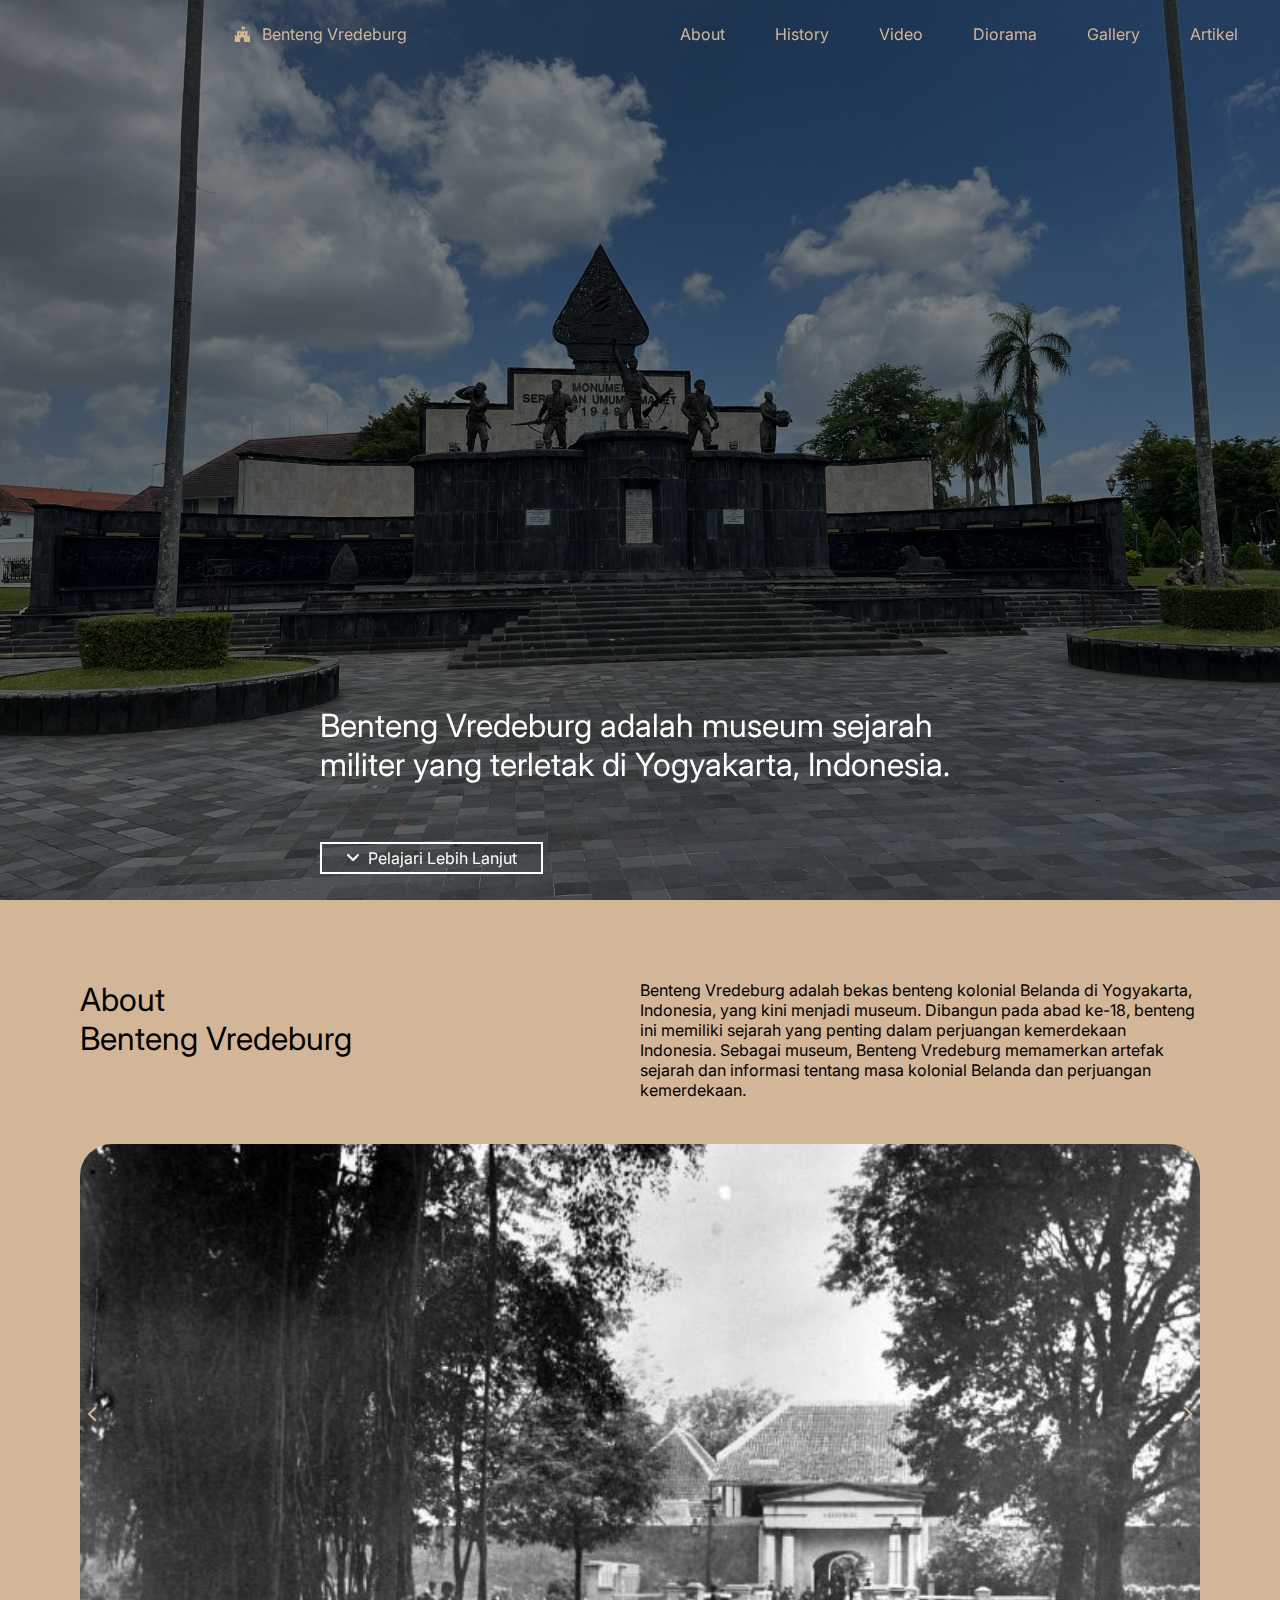
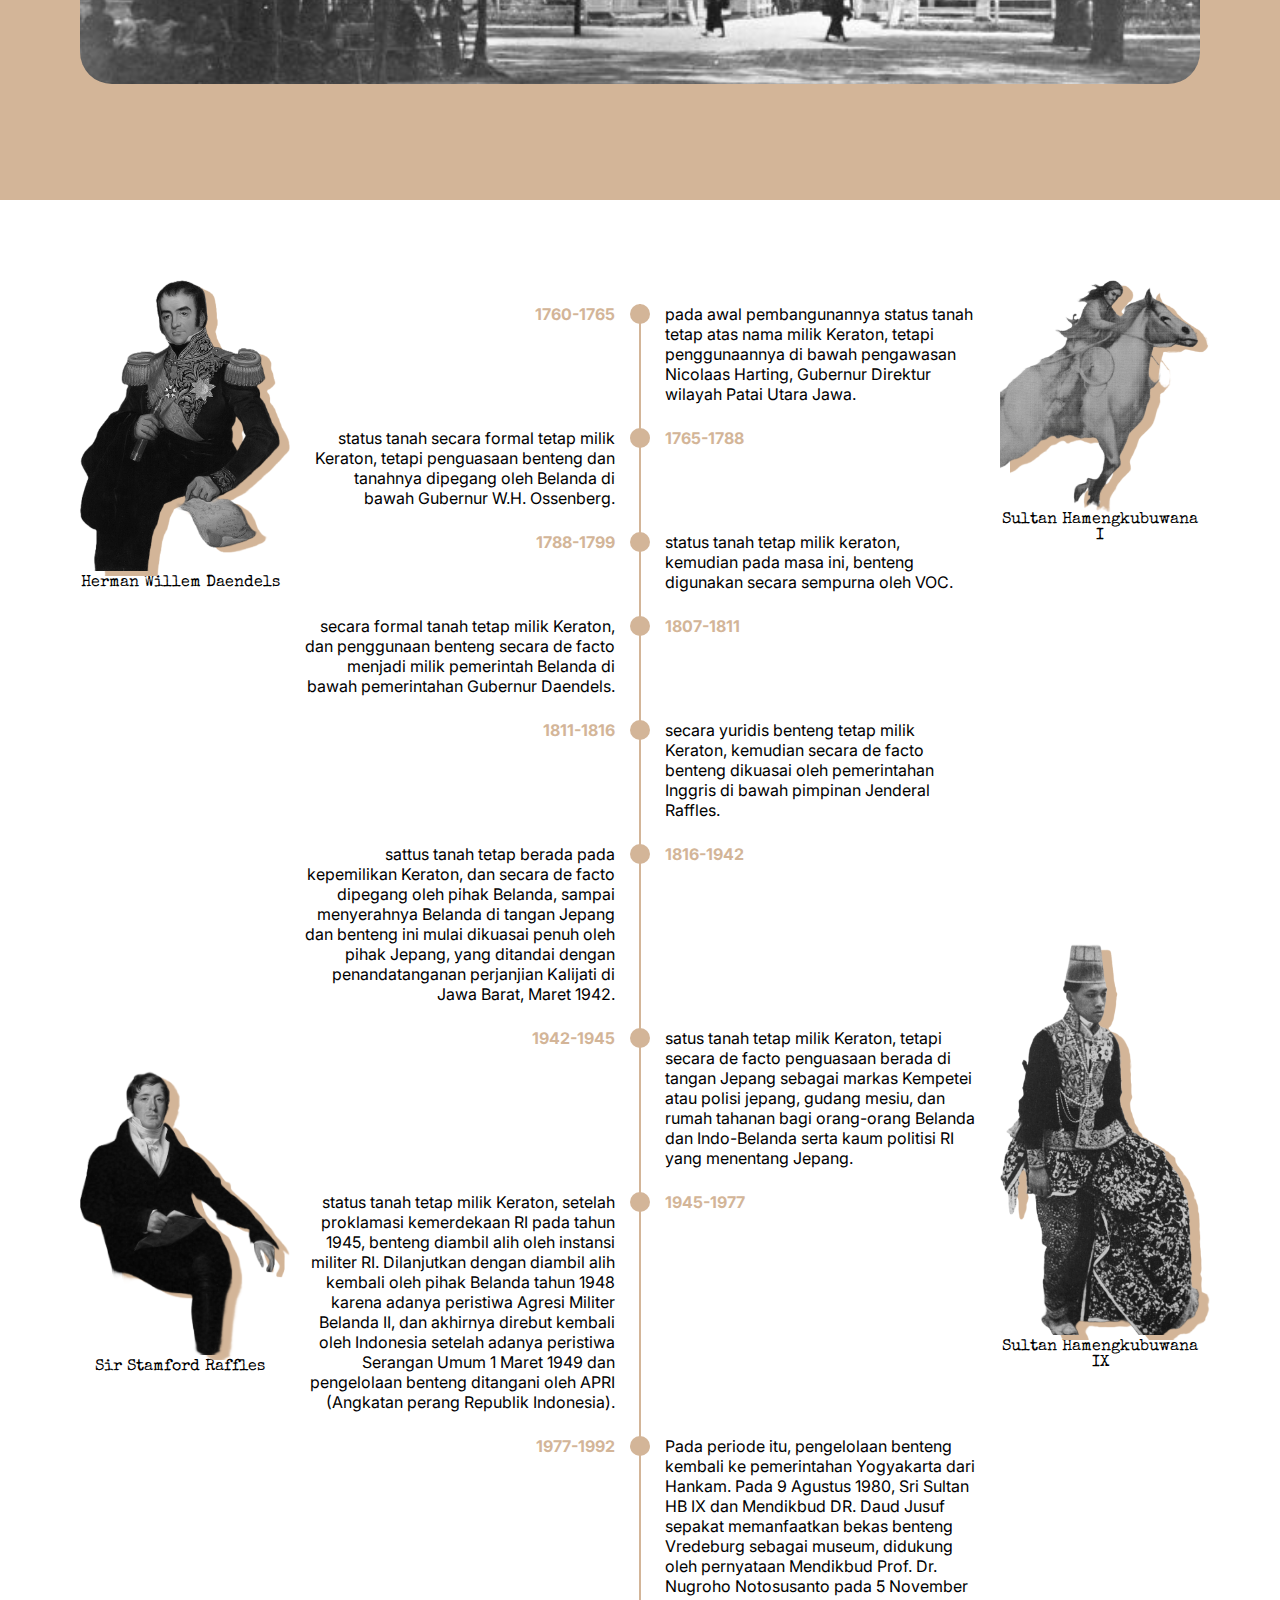
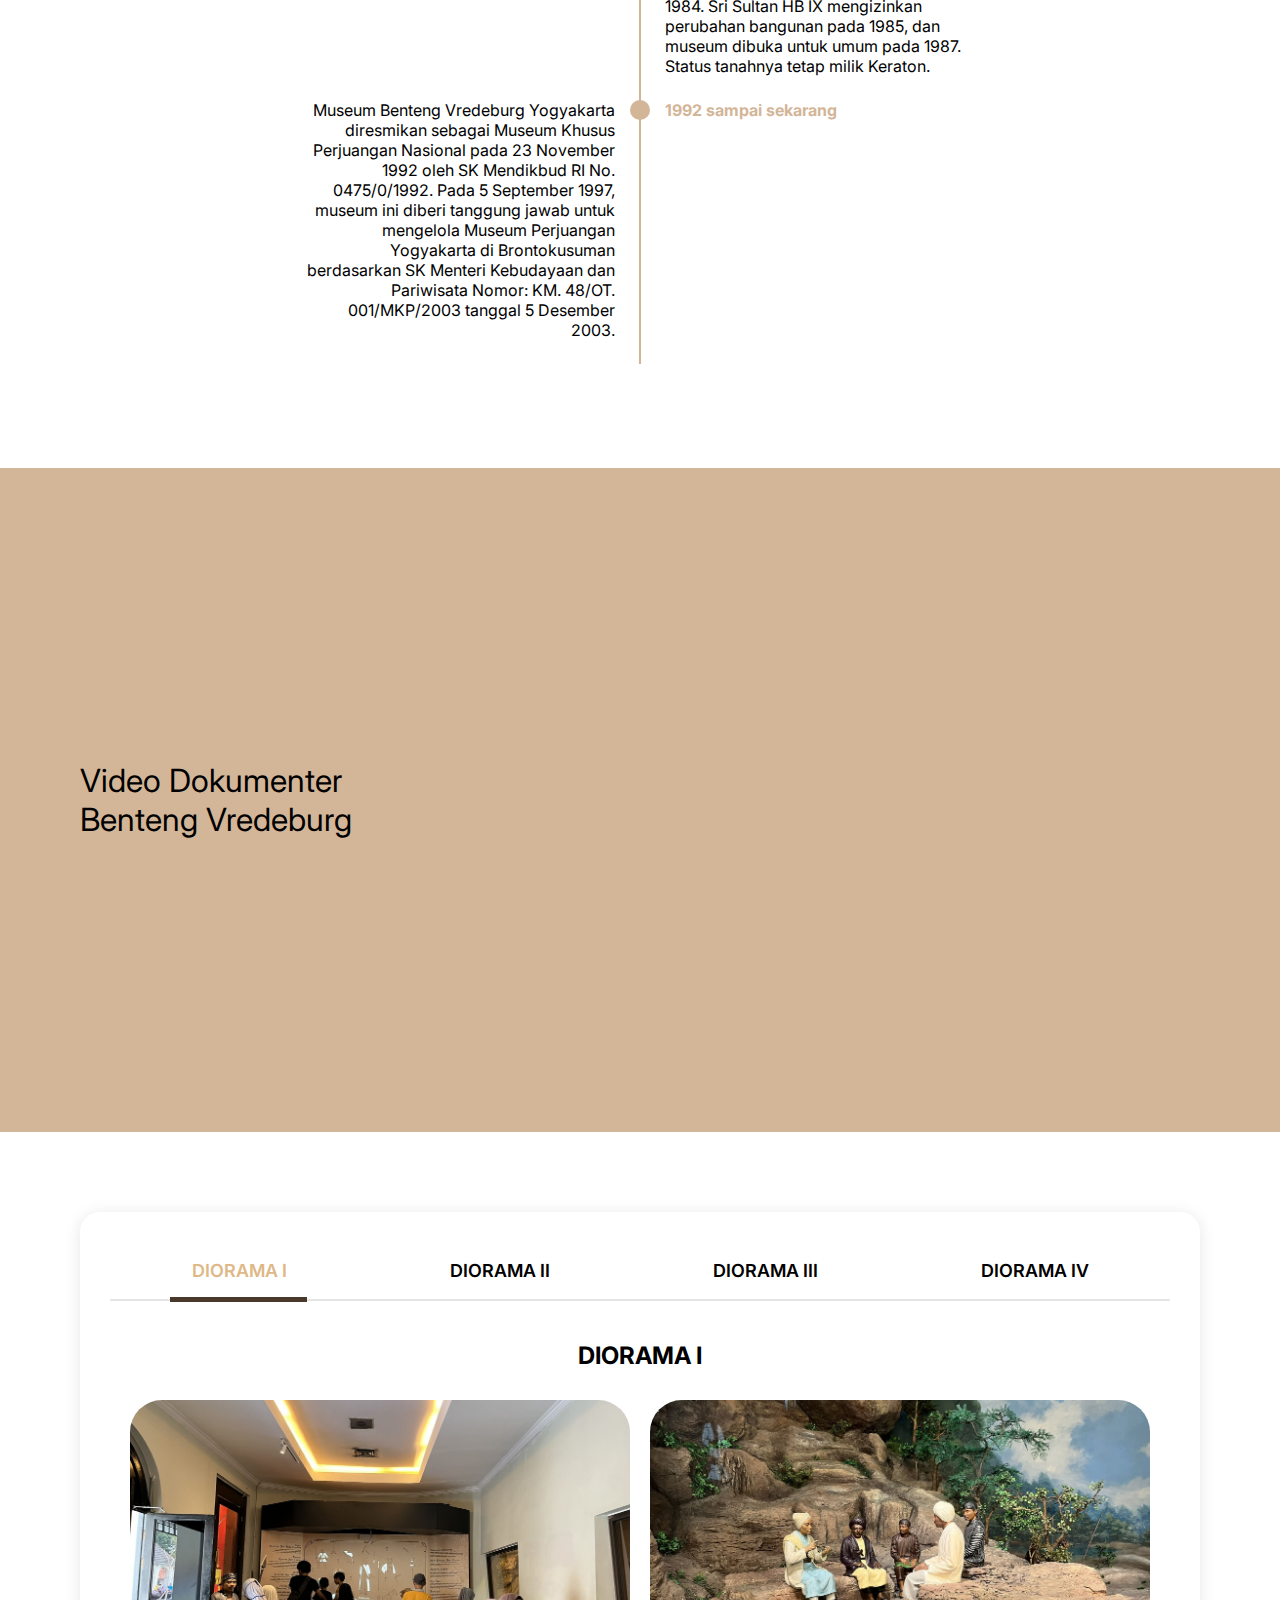
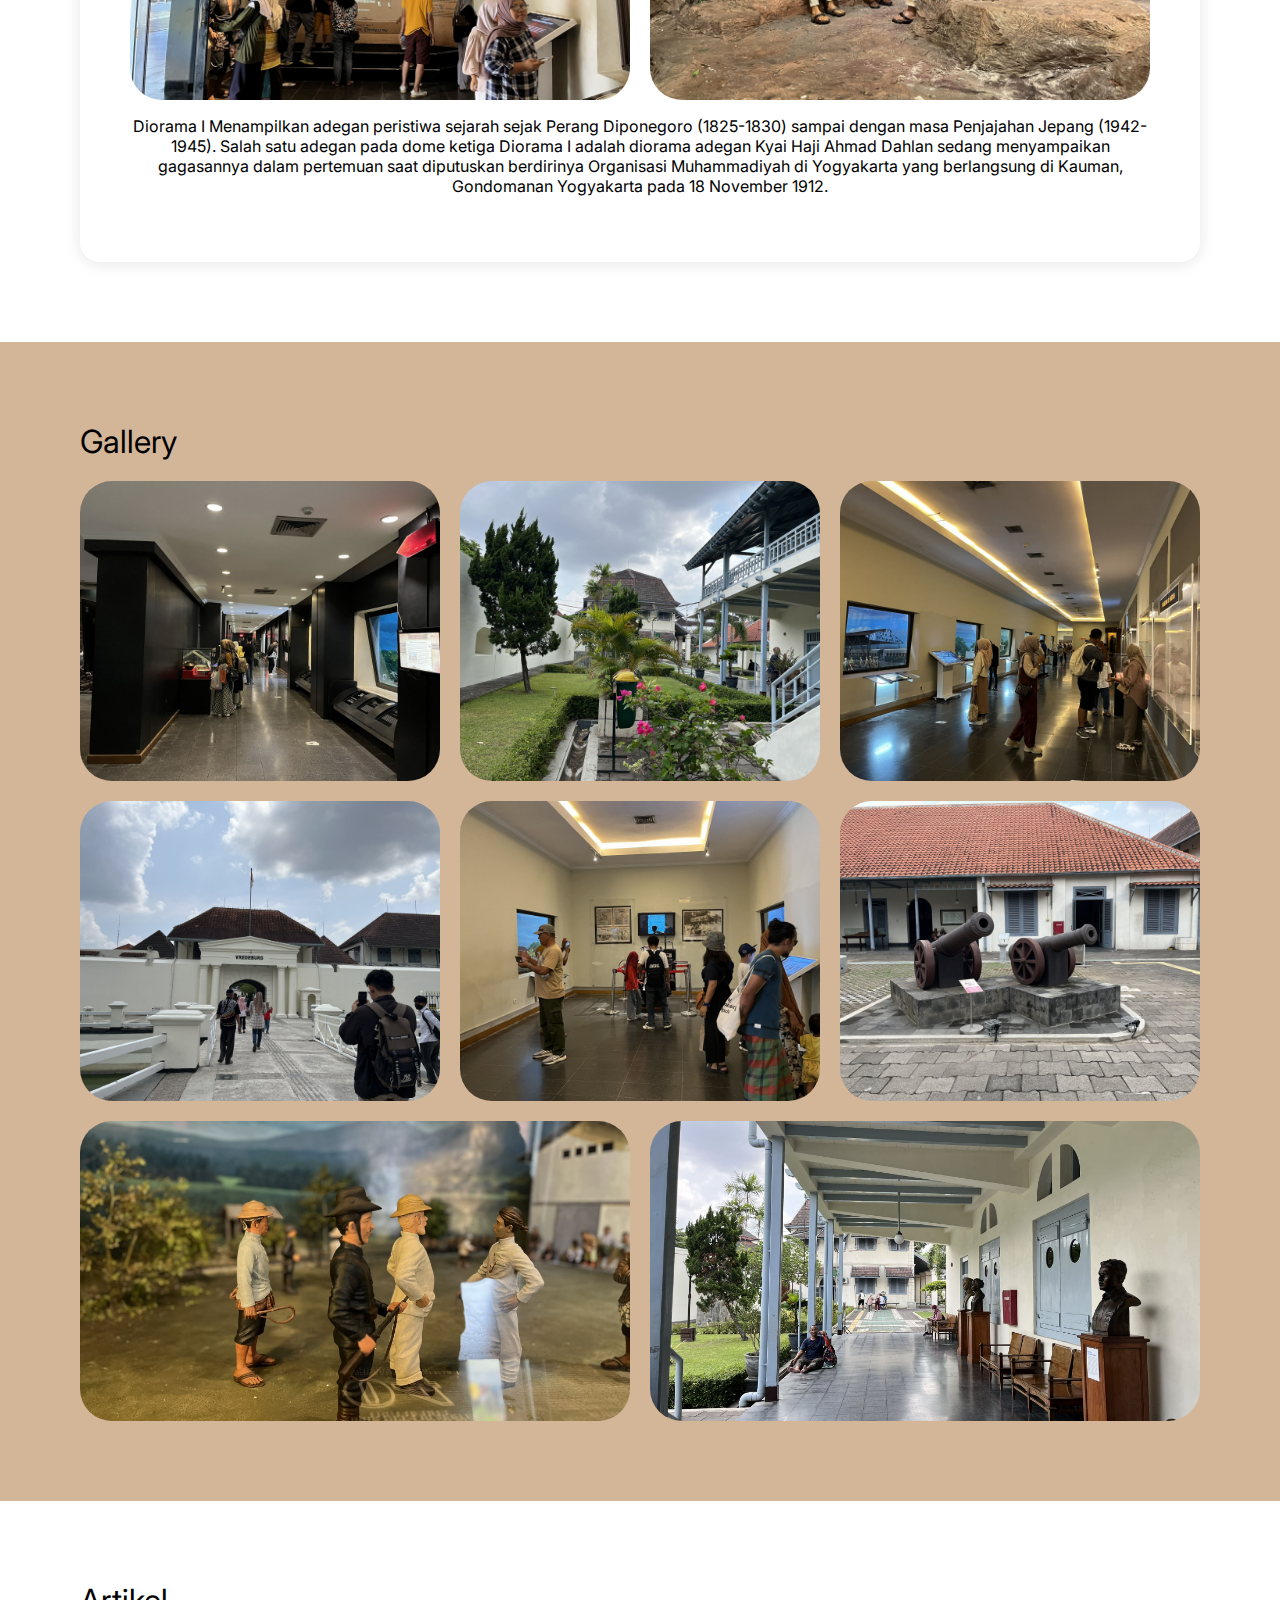
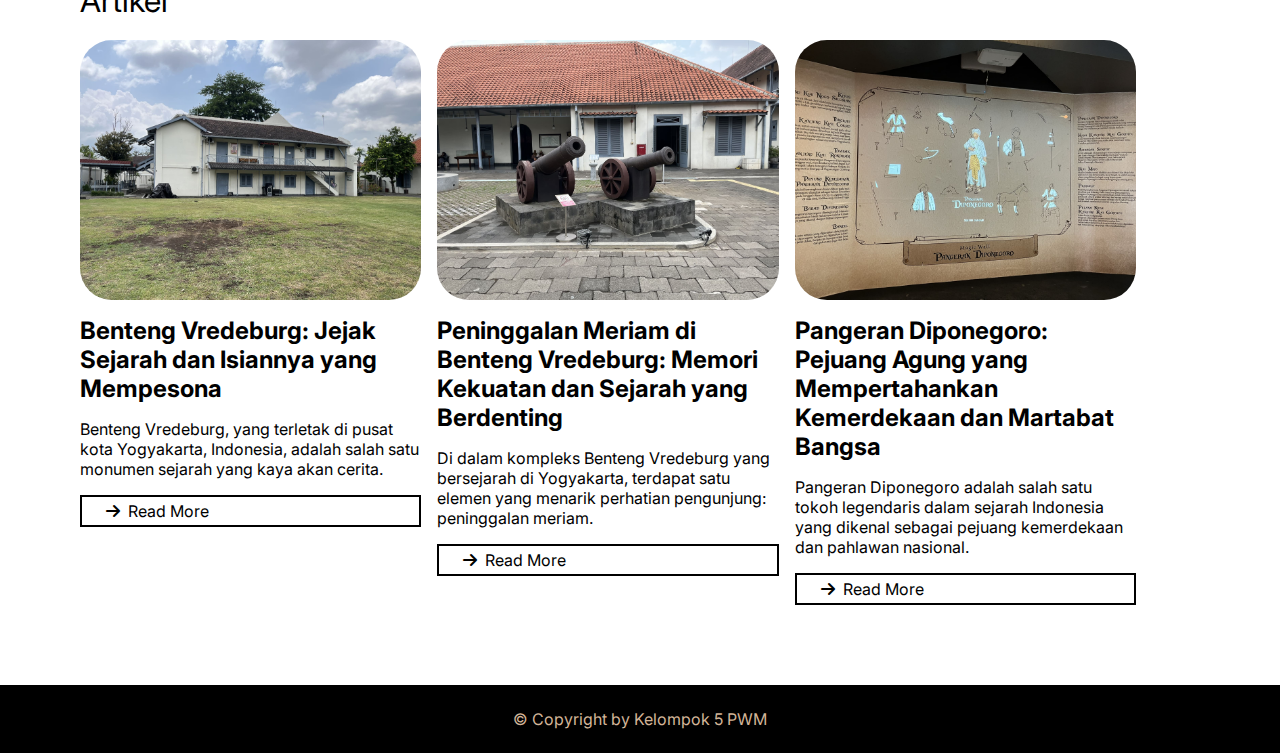
<file: index.html>
<!DOCTYPE html>
<html lang="en">
<head>
    <meta charset="UTF-8">
    <meta http-equiv="X-UA-Compatible" content="IE=edge">
    <meta name="viewport" content="width=device-width, initial-scale=1.0">
    <title>Benteng Vredeburg</title>
    <link rel="preconnect" href="https://fonts.googleapis.com">
    <link rel="preconnect" href="https://fonts.gstatic.com" crossorigin>
    <link rel="preconnect" href="https://fonts.googleapis.com">
    <link rel="preconnect" href="https://fonts.gstatic.com" crossorigin>
    <link href="https://fonts.cdnfonts.com/css/colonial" rel="stylesheet">
    <link href="https://fonts.googleapis.com/css2?family=Inter:wght@200;300;400;500;700;900&family=Montserrat:wght@900&family=Poppins:wght@200;400;700;900&family=Special+Elite&display=swap" rel="stylesheet"> 
    <link href="assets/fontawesome/css/fontawesome.min.css" rel="stylesheet">
    <link href="assets/fontawesome/css/brands.css" rel="stylesheet">
    <link href="assets/fontawesome/css/solid.css" rel="stylesheet">
    <link rel="stylesheet" href="assets/css/main.css">
</head>
<body>
    <nav class="fixed z-200 text-krem w-full" id="navbar">
        <div class="relative w-full padding-y-2em">
            <div class="flex w-full">
                <div class="flex-col-half flex justify-center align-items-center">        
                    <span class="font-weight-regular size-regular">
                        <i class="fa-brands fa-fort-awesome mr-05em"></i>    
                        <span class="when-mobile-display-none">
                            Benteng Vredeburg
                        </span>    
                    </span>
                </div>
                <div class="flex-col-half">                
                    <ol class="flex when-mobile-display-none size-regular" style="gap: 50px;">
                        <li><a href="#about">About</a></li>
                        <li><a href="#history">History</a></li>
                        <li><a href="#video">Video</a></li>
                        <li><a href="#diorama">Diorama</a></li>
                        <li><a href="#gallery">Gallery</a></li>
                        <li><a href="#artikel">Artikel</a></li>
                    </ol>
                </div>
            </div>
        </div>
    </nav>
    <div class="container bg-with-img flex align-items-bottom justify-center relative overflow-hidden">
        <div class="z-100 mb-2em" style="width: 50%" id="welcome-text">
            <div class="text-white haeder-text">Benteng Vredeburg adalah museum sejarah militer yang terletak di Yogyakarta, Indonesia.</div>
            <div class="mt-4em size-regular">
                <a href="#about" class="button button-outline-white text-white cursor-pointer size-regular"><i class="fa-solid fa-angle-down mr-05em"></i>Pelajari Lebih Lanjut</a>
            </div>
        </div>
        <div class="overlay-black z-50"></div>
        <iframe 
        class="bg-video"
        src="https://player.vimeo.com/video/897899248?h=42e8d577ab&autoplay=1&loop=1&title=0&byline=0&portrait=0&sidedock=0&controls=0"
        frameBorder="0"
        allowFullScreen
        allow="autoplay" ></iframe>
    </div>
    <div>
        <div class="flex flex-col justify-center align-items-center relative overflow-hidden padding-24px p-tengah bg-krem w-full" id="about">
            <div class="flex size-24px mb-2em">
                <div class="side-header-text w-half">About<br> Benteng Vredeburg</div>
                <div class="w-half">Benteng Vredeburg adalah bekas benteng kolonial Belanda di Yogyakarta, Indonesia, yang kini menjadi museum. Dibangun pada abad ke-18, benteng ini memiliki sejarah yang penting dalam perjuangan kemerdekaan Indonesia. Sebagai museum, Benteng Vredeburg memamerkan artefak sejarah dan informasi tentang masa kolonial Belanda dan perjuangan kemerdekaan.</div>
            </div>
            <div class="slider radius-10 margin-12px" id="slider">
                <button class="btn prev size-24px text-krem"><i class="fa-solid fa-chevron-left"></i></button>
                <button class="btn next size-24px text-krem"><i class="fa-solid fa-chevron-right"></i></button>
                <div class="slide">
                    <img src="assets/img/bentengold.jpg" alt="" srcset="">
                </div>
                <div class="slide">
                    <img src="assets/img/bentengold2.jpg" alt="" srcset="">
                </div>
                <div class="slide">
                    <img src="assets/img/bentengold3.jpg" alt="" srcset="">
                </div>
                <div class="slide">
                    <img src="assets/img/bentengold4.jpg" alt="" srcset="">
                </div>
                <div class="slide">
                    <img src="assets/img/bentengold5.jpg" alt="" srcset="">
                </div>
            </div>
            <div class="w-60percent size-24px margin-12px">
            </div>
        </div>
        <div class="flex relative p-tengah" id="history">
            <div class="flex flex-col tokoh" style="gap: 30em;">
                <div>
                    <img src="assets/img/daendels.png" alt="" srcset="">
                    <div class="text-center size-24px font-elite">Herman Willem Daendels</div>
                </div>
                <div>
                    <img src="assets/img/raffles.png" alt="" srcset="">
                    <div class="text-center size-24px font-elite">Sir Stamford Raffles</div>
                </div>
            </div>
            <div class="flex justify-center align-items-center flex-dir-column padding-24px" style="width: 95%" id="timeline">
            </div>
            <div class="flex flex-col tokoh" style="gap: 25em">
                <div>
                    <img src="assets/img/sultan1.png" alt="" srcset="">
                    <div class="text-center size-24px font-elite">Sultan Hamengkubuwana I</div>
                </div>
                <div>
                    <img src="assets/img/sultanIX.png" alt="" srcset="">
                    <div class="text-center size-24px font-elite">Sultan Hamengkubuwana IX</div>
                </div>
            </div>
        </div>
    <div class="bg-krem p-tengah flex" id="video">
        <div class="side-header-text w-half flex align-items-center">Video Dokumenter<br> Benteng Vredeburg</div>
        <div class="w-full">
            <iframe 
            src="https://www.youtube.com/embed/7Jd5oLs0620?si=EfSA6M7zsJDSmb_4"
            frameBorder="0"
            allowFullScreen
            height="500"
            width="100%"
             ></iframe>
        </div>
    </div>
    <div class="p-tengah" id="diorama">
        <div class="container2">
            <div class="tab_box">
                <button class="tab_btn active">DIORAMA I</button>
                <button class="tab_btn">DIORAMA II</button>
                <button class="tab_btn">DIORAMA III</button>
                <button class="tab_btn">DIORAMA IV</button>
                <div class="line"></div>
            </div>
            <div class="content_box size-24px">
                <div class="content active">
                    <h2>DIORAMA I</h2>
                    <div class="gallery">
                        <div class="item">
                            <img src="assets/img/gallery/IMG_1632.jpeg" alt="" srcset="">
                        </div>
                        <div class="item">
                            <img src="assets/img/gallery/IMG_1635.jpeg" alt="" srcset="">
                        </div>
                    </div>
                    <p>
                        Diorama I Menampilkan adegan peristiwa sejarah sejak Perang Diponegoro (1825-1830) sampai dengan masa Penjajahan Jepang (1942-1945). Salah satu adegan pada dome ketiga Diorama I adalah diorama adegan Kyai Haji Ahmad Dahlan sedang menyampaikan gagasannya dalam pertemuan saat diputuskan berdirinya Organisasi Muhammadiyah di Yogyakarta yang berlangsung di Kauman, Gondomanan Yogyakarta pada 18 November 1912.
                    </p>
                </div>
                <div class="content">
                    <h2>DIORAMA II</h2>
                    <div class="gallery">
                        <div class="item">
                            <img src="assets/img/gallery/IMG_1645.jpeg" alt="" srcset="">
                        </div>
                        <div class="item">
                            <img src="assets/img/gallery/IMG_1649.jpeg" alt="" srcset="">
                        </div>
                    </div>
                    <p>
                        Diorama II menampilkan adegan peristiwa sejarah sejak Proklamasi Kemerdekaan RI tahun 1945 sampai dengan meletusnya Agresi Militer Belanda I tahun 1945. Salah satu adegan dome pertama pada Diorama II adalah Diorama adegan Sri Sultan Hamengku Buwono IX sedang memimpin rapat yang dihadiri oleh para pemimpin berbagai kelompok pemuda di Kepatihan Yogyakarta Berlangsung di Gedung Wilis, Kepatihan, Yogyakarta pada tanggal 19 Agustus 1945.  
                    </p>
                </div>
                <div class="content">
                    <h2>DIORAMA III</h2>
                    <div class="gallery">
                        <div class="item">
                            <img src="assets/img/gallery/IMG_1651.jpeg" alt="" srcset="">
                        </div>
                        <div class="item">
                            <img src="assets/img/gallery/IMG_1657.jpeg" alt="" srcset="">
                        </div>
                        <div class="item">
                            <img src="assets/img/gallery/IMG_1653.jpeg" alt="" srcset="">
                        </div>
                    </div>
                    <p>Diorama III menampilkan adegan peristiwa sejarah sejak disepakatinya Perjanjian Renville tahun 1949 sampai dengan adanya pengakuan kedaulatan RIS tahun 1949. Salah satu adegan dome ketujuh pada DIORAMA III adalah Diorama adegan penghadangan patroli Belanda di Dusun Mrisi oleh Batylon Sardjono berlangsung di Dusun Mrisi, Kasihan, Bantul pada tanggal 19 Februari 1949.</p>
                </div>
                <div class="content">
                    <h2>DIORAMA IV</h2>
                    <div class="gallery">
                        <div class="item">
                            <img src="assets/img/gallery/IMG_1668.jpeg" alt="" srcset="">
                        </div>
                        <div class="item">
                            <img src="assets/img/gallery/IMG_1664.jpeg" alt="" srcset="">
                        </div>
                    </div>
                    <p>Diorama IV berisikan tentang Indonesia pada masa modern. Setelah Indonesia sepenuhnya terlepas dari penjajahan Belanda. Indonesia mulai membangun negeri secara pembangunan fisik dan Sumber Daya Manusia. Juga terdapat gambaran situasi pemilu pertama Indonesia, Trikora, Seminar Nasional pancasila pertama, lalu G30S yang terjadi di Jogja juga terekam di Diorama IV.   </p>
                </div>
            </div>
            
        </div> 
    </div>
    <div class="bg-krem p-tengah" id="gallery">
        <div class="side-header-text w-half">Gallery</div>
        <div class="gallery">
            <div class="item">
                <img src="assets/img/gallery/IMG_1652.jpeg" alt="" srcset="">
            </div>
            <div class="item">
                <img src="assets/img/gallery/IMG_1661.jpeg" alt="" srcset="">
            </div>
            <div class="item">
                <img src="assets/img/gallery/IMG_1647.jpeg" alt="" srcset="">
            </div>
            <div class="item">
                <img src="assets/img/gallery/IMG_1618.jpeg" alt="" srcset="">
            </div>
            <div class="item">
                <img src="assets/img/gallery/IMG_1646.jpeg" alt="" srcset="">
            </div>
            <div class="item">
                <img src="assets/img/gallery/IMG_1623.jpeg" alt="" srcset="">
            </div>
            <div class="item">
                <img src="assets/img/gallery/IMG_1636.jpeg" alt="" srcset="">
            </div>
            <div class="item">
                <img src="assets/img/gallery/IMG_1660.jpeg" alt="" srcset="">
            </div>
        </div>
    </div>
    <div class="p-tengah" id="artikel">
        <div class="side-header-text w-half">Artikel</div>
        <div class="list-artikel" id="list-artikel">
            <div class="artikel flex-col">
                <div class="gambar">
                    <img src="assets/img/gallery/IMG_1670.jpeg" alt="" srcset="">
                </div>
                <h1>Benteng Vredeburg: Jejak Sejarah dan Isiannya yang Mempesona</h1>
                <div>Benteng Vredeburg, yang terletak di pusat kota Yogyakarta, Indonesia, adalah salah satu monumen sejarah yang kaya akan cerita. </div>
                <a href="/benteng_jejak_sejarah.html" class="button button-outline-black block"><i class="fa-solid fa-arrow-right mr-05em"></i>Read More</a>
            </div>
            <div class="artikel flex-col">
                <div class="gambar">
                    <img src="assets/img/gallery/IMG_1623.jpeg" alt="" srcset="">
                </div>
                <h1>Peninggalan Meriam di Benteng Vredeburg: Memori Kekuatan dan Sejarah yang Berdenting</h1>
                <div>Di dalam kompleks Benteng Vredeburg yang bersejarah di Yogyakarta, terdapat satu elemen yang menarik perhatian pengunjung: peninggalan meriam.</div>
                <a href="/peninggalan_meriam.html" class="button button-outline-black block"><i class="fa-solid fa-arrow-right mr-05em"></i>Read More</a>
            </div>
            <div class="artikel flex-col">
                <div class="gambar">
                    <img src="assets/img/gallery/IMG_1634.jpeg" alt="" srcset="">
                </div>
                <h1>Pangeran Diponegoro: Pejuang Agung yang Mempertahankan Kemerdekaan dan Martabat Bangsa</h1>
                <div>Pangeran Diponegoro adalah salah satu tokoh legendaris dalam sejarah Indonesia yang dikenal sebagai pejuang kemerdekaan dan pahlawan nasional.</div>
                <a href="/pangeran_diponegoro.html" class="button button-outline-black block"><i class="fa-solid fa-arrow-right mr-05em"></i>Read More</a>
            </div>
        </div>
    </div>
    <div class="footer">
        © Copyright by Kelompok 5 PWM
    </div>
    </div>
</body>
<script src="assets/js/main.js" ></script>
</html>
</file>
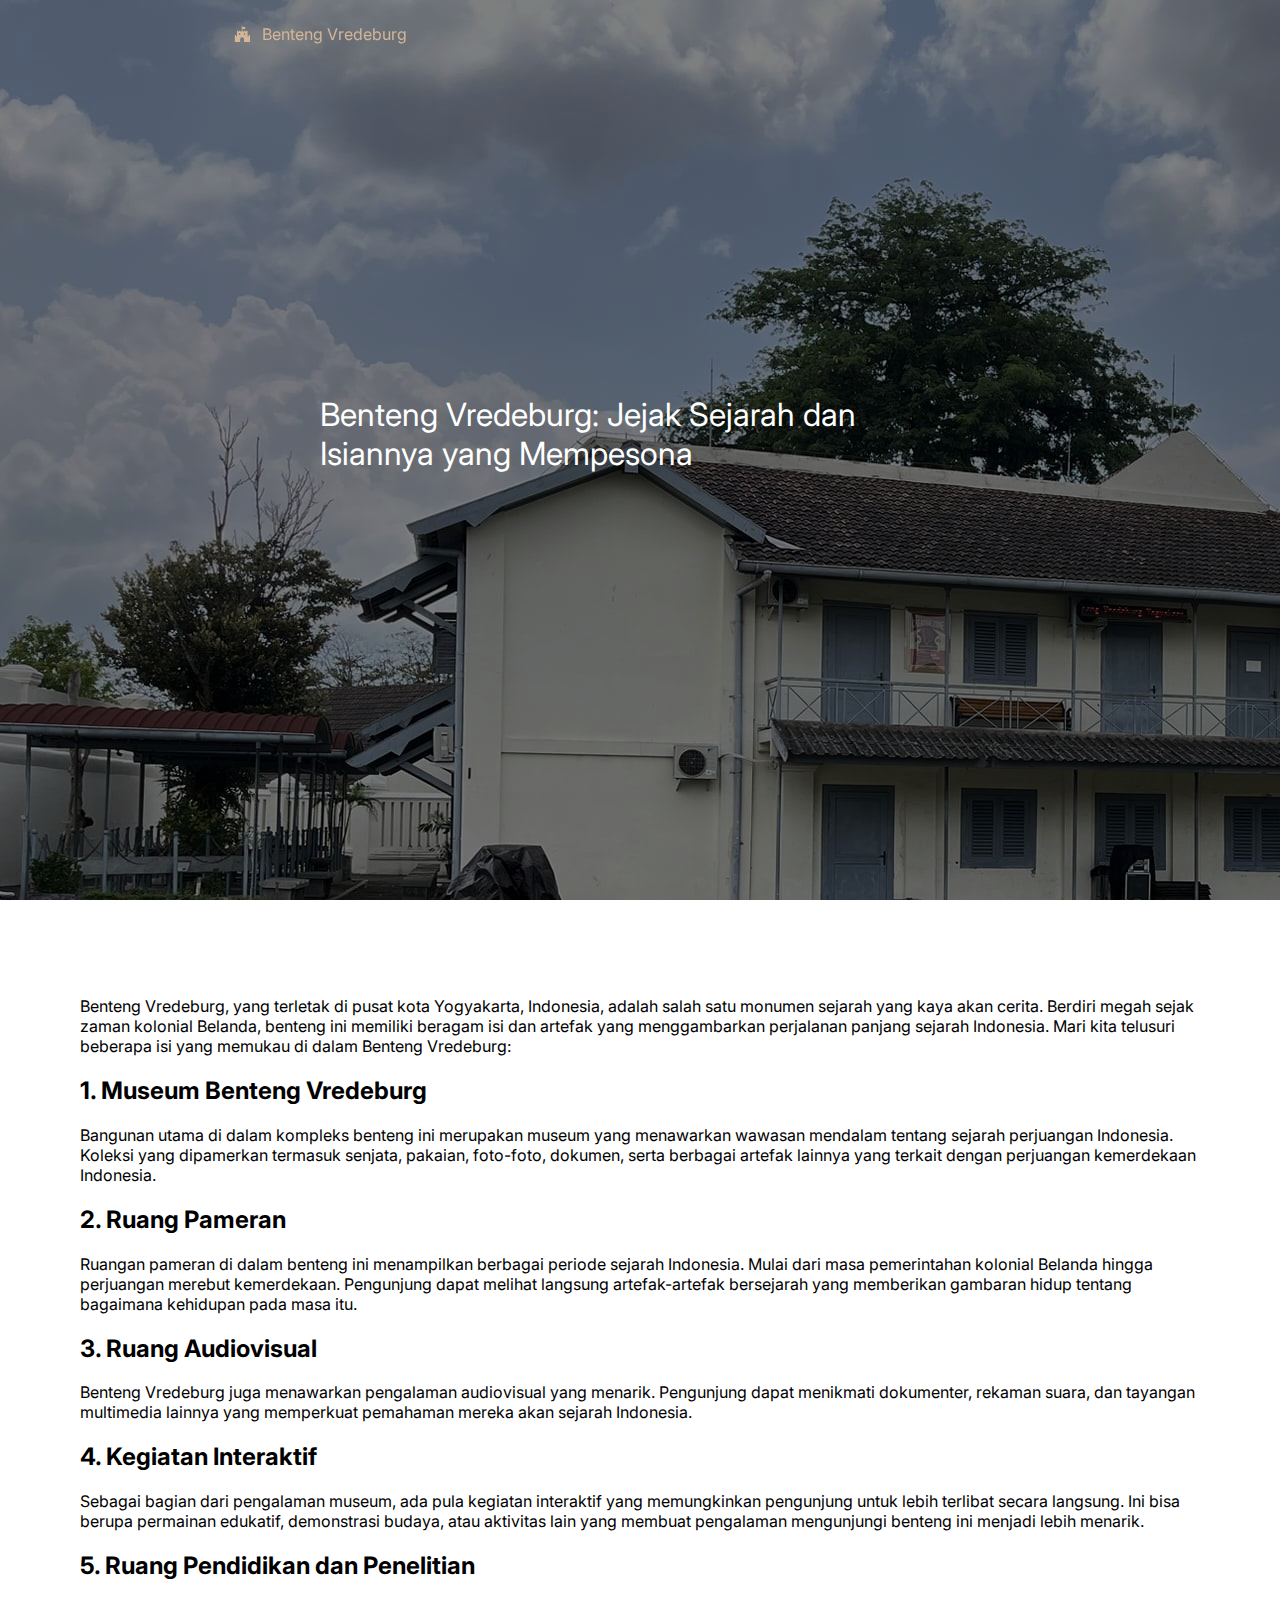
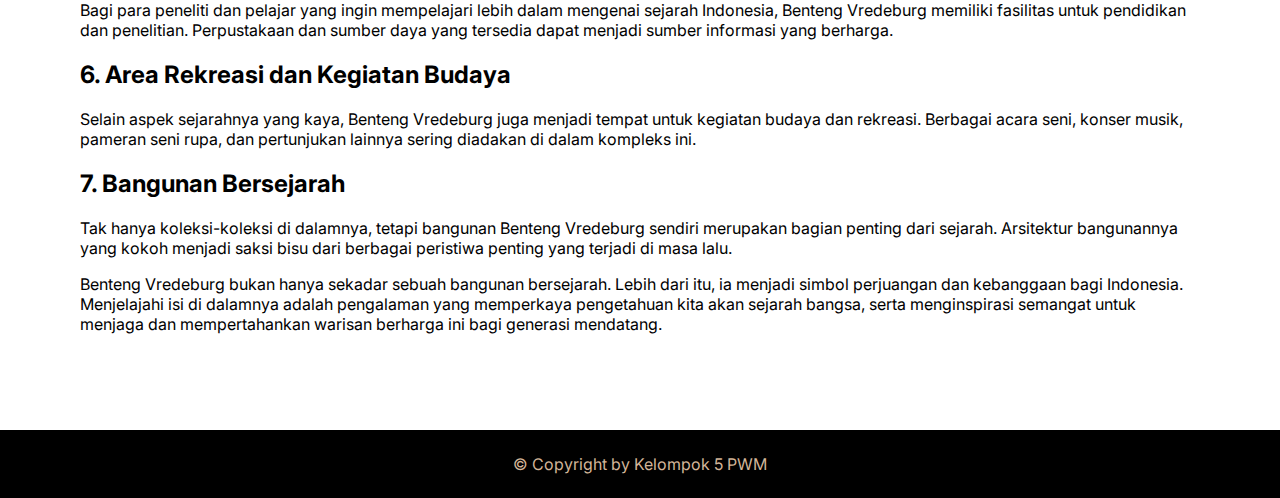
<file: benteng_jejak_sejarah.html>
<!DOCTYPE html>
<html lang="en">
<head>
    <meta charset="UTF-8">
    <meta http-equiv="X-UA-Compatible" content="IE=edge">
    <meta name="viewport" content="width=device-width, initial-scale=1.0">
    <title>Benteng Vredeburg: Jejak Sejarah dan Isiannya yang Mempesona</title>
    <link rel="preconnect" href="https://fonts.googleapis.com">
    <link rel="preconnect" href="https://fonts.gstatic.com" crossorigin>
    <link rel="preconnect" href="https://fonts.googleapis.com">
    <link rel="preconnect" href="https://fonts.gstatic.com" crossorigin>
    <link href="https://fonts.cdnfonts.com/css/colonial" rel="stylesheet">
    <link href="https://fonts.googleapis.com/css2?family=Inter:wght@200;300;400;500;700;900&family=Montserrat:wght@900&family=Poppins:wght@200;400;700;900&family=Special+Elite&display=swap" rel="stylesheet"> 
    <link href="assets/fontawesome/css/fontawesome.min.css" rel="stylesheet">
    <link href="assets/fontawesome/css/brands.css" rel="stylesheet">
    <link href="assets/fontawesome/css/solid.css" rel="stylesheet">
    <link rel="stylesheet" href="assets/css/main.css">
</head>
<body>
    <nav class="fixed z-200 text-krem w-full" id="navbar">
        <div class="relative w-full padding-y-2em">
            <div class="flex w-full">
                <div class="flex-col-half flex justify-center align-items-center" style="margin: 16px 0">        
                    <a href="/">
                        <span class="font-weight-regular size-regular">
                            <i class="fa-brands fa-fort-awesome mr-05em"></i>    
                            <span class="when-mobile-display-none">
                                Benteng Vredeburg
                            </span>    
                        </span>
                    </a>  
                </div>
            </div>
        </div>
    </nav>
    <div class="container flex align-items-center justify-center relative overflow-hidden" style="background-image: url(assets/img/gallery/IMG_1670.jpeg)">
        <div class="z-100 mb-2em flex justify-center" style="width: 50%" id="welcome-text">
            <div class="text-white haeder-text">Benteng Vredeburg: Jejak Sejarah dan Isiannya yang Mempesona</div>
        </div>
        <div class="overlay-black z-50"></div>
    </div>
    <div class="p-tengah size-24px">
        <p>Benteng Vredeburg, yang terletak di pusat kota Yogyakarta, Indonesia, adalah salah satu monumen sejarah yang kaya akan cerita. Berdiri megah sejak zaman kolonial Belanda, benteng ini memiliki beragam isi dan artefak yang menggambarkan perjalanan panjang sejarah Indonesia. Mari kita telusuri beberapa isi yang memukau di dalam Benteng Vredeburg:</p>
        <h2>1. Museum Benteng Vredeburg</h2>
        
        <p>Bangunan utama di dalam kompleks benteng ini merupakan museum yang menawarkan wawasan mendalam tentang sejarah perjuangan Indonesia. Koleksi yang dipamerkan termasuk senjata, pakaian, foto-foto, dokumen, serta berbagai artefak lainnya yang terkait dengan perjuangan kemerdekaan Indonesia.</p>
        <h2>2. Ruang Pameran</h2>
        
        <p>Ruangan pameran di dalam benteng ini menampilkan berbagai periode sejarah Indonesia. Mulai dari masa pemerintahan kolonial Belanda hingga perjuangan merebut kemerdekaan. Pengunjung dapat melihat langsung artefak-artefak bersejarah yang memberikan gambaran hidup tentang bagaimana kehidupan pada masa itu.</p>
        <h2>3. Ruang Audiovisual</h2>
        
        <p>Benteng Vredeburg juga menawarkan pengalaman audiovisual yang menarik. Pengunjung dapat menikmati dokumenter, rekaman suara, dan tayangan multimedia lainnya yang memperkuat pemahaman mereka akan sejarah Indonesia.</p>
        <h2>4. Kegiatan Interaktif</h2>
        
        <p>Sebagai bagian dari pengalaman museum, ada pula kegiatan interaktif yang memungkinkan pengunjung untuk lebih terlibat secara langsung. Ini bisa berupa permainan edukatif, demonstrasi budaya, atau aktivitas lain yang membuat pengalaman mengunjungi benteng ini menjadi lebih menarik.</p>
        <h2>5. Ruang Pendidikan dan Penelitian</h2>
        
        <p>Bagi para peneliti dan pelajar yang ingin mempelajari lebih dalam mengenai sejarah Indonesia, Benteng Vredeburg memiliki fasilitas untuk pendidikan dan penelitian. Perpustakaan dan sumber daya yang tersedia dapat menjadi sumber informasi yang berharga.</p>
        <h2>6. Area Rekreasi dan Kegiatan Budaya</h2>
        
        <p>Selain aspek sejarahnya yang kaya, Benteng Vredeburg juga menjadi tempat untuk kegiatan budaya dan rekreasi. Berbagai acara seni, konser musik, pameran seni rupa, dan pertunjukan lainnya sering diadakan di dalam kompleks ini.</p>
        <h2>7. Bangunan Bersejarah</h2>
        
        <p>Tak hanya koleksi-koleksi di dalamnya, tetapi bangunan Benteng Vredeburg sendiri merupakan bagian penting dari sejarah. Arsitektur bangunannya yang kokoh menjadi saksi bisu dari berbagai peristiwa penting yang terjadi di masa lalu.</p>
        
        <p>Benteng Vredeburg bukan hanya sekadar sebuah bangunan bersejarah. Lebih dari itu, ia menjadi simbol perjuangan dan kebanggaan bagi Indonesia. Menjelajahi isi di dalamnya adalah pengalaman yang memperkaya pengetahuan kita akan sejarah bangsa, serta menginspirasi semangat untuk menjaga dan mempertahankan warisan berharga ini bagi generasi mendatang.</p>
    </div>
    <div class="footer">
        © Copyright by Kelompok 5 PWM
    </div>
</body>
<script src="assets/js/main.js" ></script>
</html>
</file>
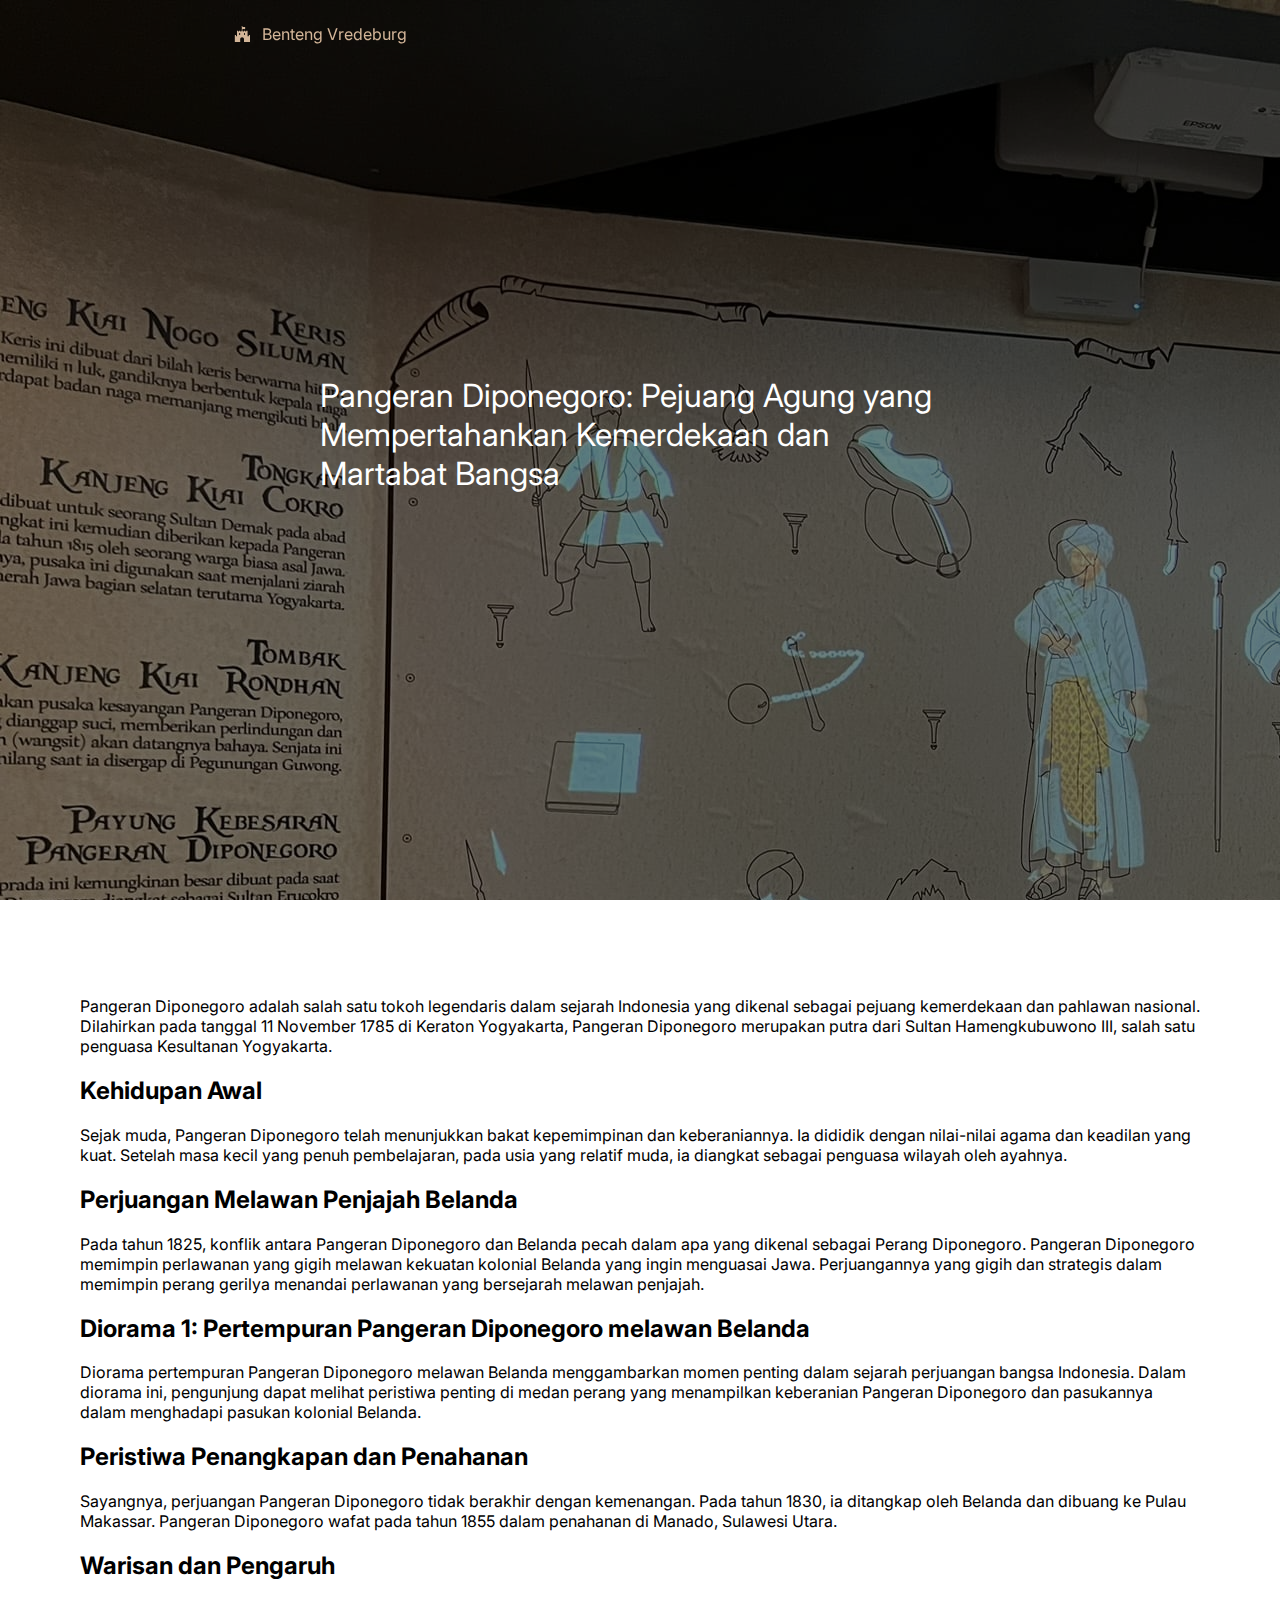
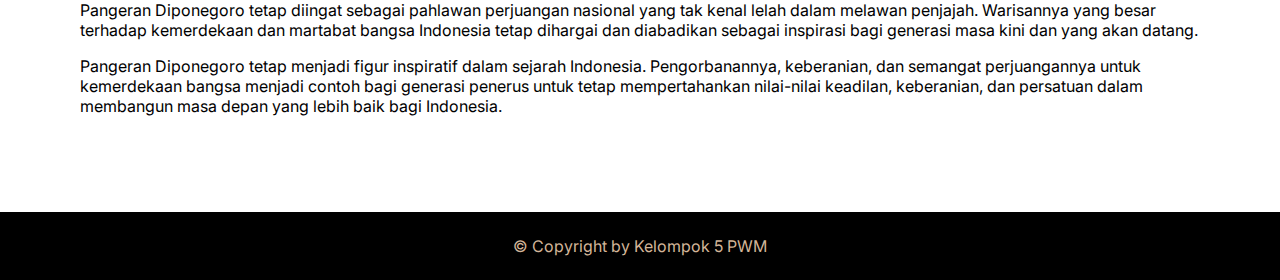
<file: pangeran_diponegoro.html>
<!DOCTYPE html>
<html lang="en">
<head>
    <meta charset="UTF-8">
    <meta http-equiv="X-UA-Compatible" content="IE=edge">
    <meta name="viewport" content="width=device-width, initial-scale=1.0">
    <title>Benteng Vredeburg: Jejak Sejarah dan Isiannya yang Mempesona</title>
    <link rel="preconnect" href="https://fonts.googleapis.com">
    <link rel="preconnect" href="https://fonts.gstatic.com" crossorigin>
    <link rel="preconnect" href="https://fonts.googleapis.com">
    <link rel="preconnect" href="https://fonts.gstatic.com" crossorigin>
    <link href="https://fonts.cdnfonts.com/css/colonial" rel="stylesheet">
    <link href="https://fonts.googleapis.com/css2?family=Inter:wght@200;300;400;500;700;900&family=Montserrat:wght@900&family=Poppins:wght@200;400;700;900&family=Special+Elite&display=swap" rel="stylesheet"> 
    <link href="assets/fontawesome/css/fontawesome.min.css" rel="stylesheet">
    <link href="assets/fontawesome/css/brands.css" rel="stylesheet">
    <link href="assets/fontawesome/css/solid.css" rel="stylesheet">
    <link rel="stylesheet" href="assets/css/main.css">
</head>
<body>
    <nav class="fixed z-200 text-krem w-full" id="navbar">
        <div class="relative w-full padding-y-2em">
            <div class="flex w-full">
                <div class="flex-col-half flex justify-center align-items-center" style="margin: 16px 0">        
                    <a href="/">
                        <span class="font-weight-regular size-regular">
                            <i class="fa-brands fa-fort-awesome mr-05em"></i>    
                            <span class="when-mobile-display-none">
                                Benteng Vredeburg
                            </span>    
                        </span>
                    </a>     
                </div>
            </div>
        </div>
    </nav>
    <div class="container flex align-items-center justify-center relative overflow-hidden" style="background-image: url(assets/img/gallery/IMG_1634.jpeg)">
        <div class="z-100 mb-2em flex justify-center" style="width: 50%" id="welcome-text">
            <div class="text-white haeder-text">Pangeran Diponegoro: Pejuang Agung yang Mempertahankan Kemerdekaan dan Martabat Bangsa</div>
        </div>
        <div class="overlay-black z-50"></div>
    </div>
    <div class="p-tengah size-24px">
        <p>Pangeran Diponegoro adalah salah satu tokoh legendaris dalam sejarah Indonesia yang dikenal sebagai pejuang kemerdekaan dan pahlawan nasional. Dilahirkan pada tanggal 11 November 1785 di Keraton Yogyakarta, Pangeran Diponegoro merupakan putra dari Sultan Hamengkubuwono III, salah satu penguasa Kesultanan Yogyakarta.</p>
        <h2>Kehidupan Awal</h2>
        
        <p>Sejak muda, Pangeran Diponegoro telah menunjukkan bakat kepemimpinan dan keberaniannya. Ia dididik dengan nilai-nilai agama dan keadilan yang kuat. Setelah masa kecil yang penuh pembelajaran, pada usia yang relatif muda, ia diangkat sebagai penguasa wilayah oleh ayahnya.</p>
        <h2>Perjuangan Melawan Penjajah Belanda</h2>
        
        <p>Pada tahun 1825, konflik antara Pangeran Diponegoro dan Belanda pecah dalam apa yang dikenal sebagai Perang Diponegoro. Pangeran Diponegoro memimpin perlawanan yang gigih melawan kekuatan kolonial Belanda yang ingin menguasai Jawa. Perjuangannya yang gigih dan strategis dalam memimpin perang gerilya menandai perlawanan yang bersejarah melawan penjajah.</p>
        <h2>Diorama 1: Pertempuran Pangeran Diponegoro melawan Belanda</h2>
        
        <p>Diorama pertempuran Pangeran Diponegoro melawan Belanda menggambarkan momen penting dalam sejarah perjuangan bangsa Indonesia. Dalam diorama ini, pengunjung dapat melihat peristiwa penting di medan perang yang menampilkan keberanian Pangeran Diponegoro dan pasukannya dalam menghadapi pasukan kolonial Belanda.</p>
        <h2>Peristiwa Penangkapan dan Penahanan</h2>
        
        <p>Sayangnya, perjuangan Pangeran Diponegoro tidak berakhir dengan kemenangan. Pada tahun 1830, ia ditangkap oleh Belanda dan dibuang ke Pulau Makassar. Pangeran Diponegoro wafat pada tahun 1855 dalam penahanan di Manado, Sulawesi Utara.</p>
        <h2>Warisan dan Pengaruh</h2>
        
        <p>Pangeran Diponegoro tetap diingat sebagai pahlawan perjuangan nasional yang tak kenal lelah dalam melawan penjajah. Warisannya yang besar terhadap kemerdekaan dan martabat bangsa Indonesia tetap dihargai dan diabadikan sebagai inspirasi bagi generasi masa kini dan yang akan datang.</p>

        <p>Pangeran Diponegoro tetap menjadi figur inspiratif dalam sejarah Indonesia. Pengorbanannya, keberanian, dan semangat perjuangannya untuk kemerdekaan bangsa menjadi contoh bagi generasi penerus untuk tetap mempertahankan nilai-nilai keadilan, keberanian, dan persatuan dalam membangun masa depan yang lebih baik bagi Indonesia.</p>
    </div>
    <div class="footer">
        © Copyright by Kelompok 5 PWM
    </div>
</body>
<script src="assets/js/main.js" ></script>
</html>
</file>
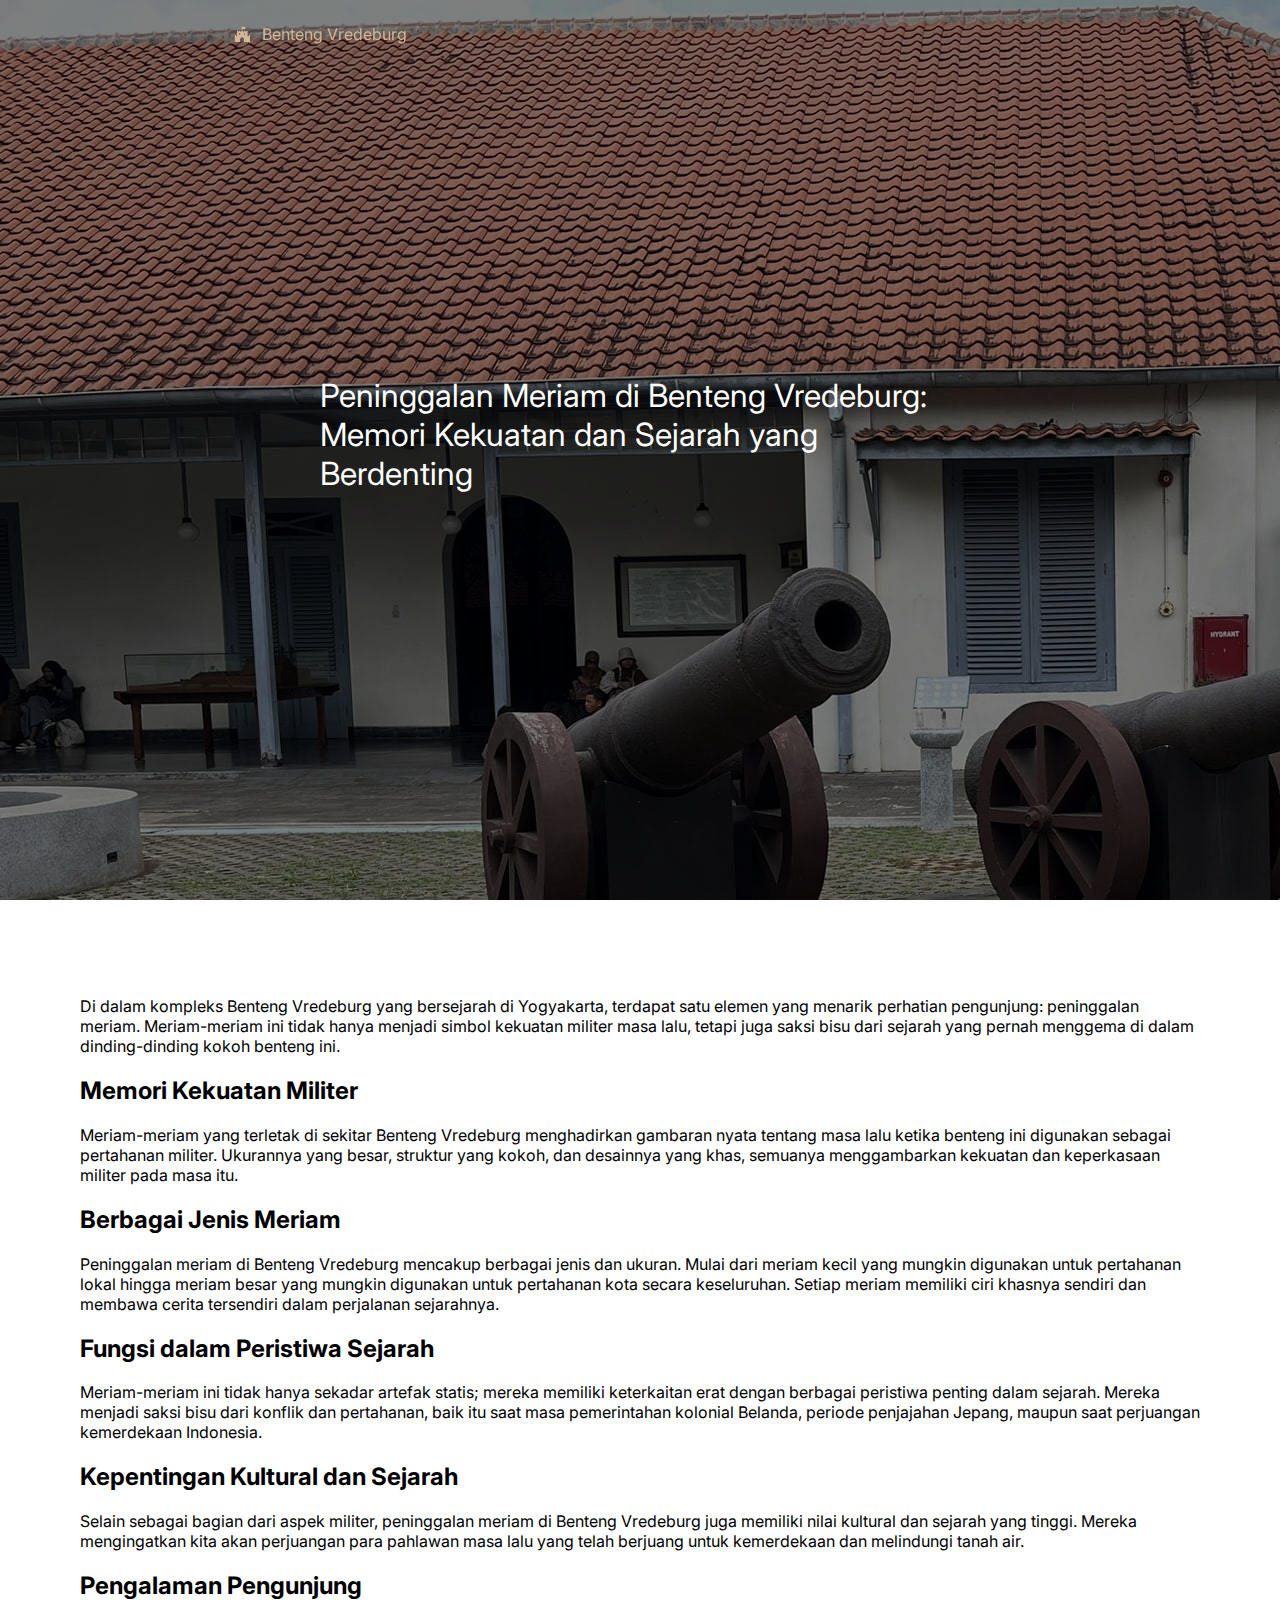
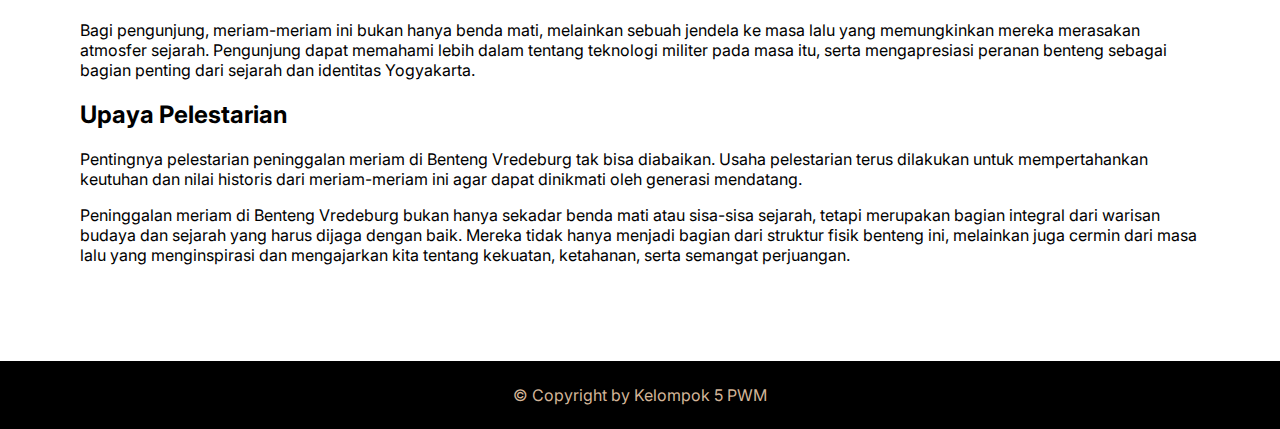
<file: peninggalan_meriam.html>
<!DOCTYPE html>
<html lang="en">
<head>
    <meta charset="UTF-8">
    <meta http-equiv="X-UA-Compatible" content="IE=edge">
    <meta name="viewport" content="width=device-width, initial-scale=1.0">
    <title>Benteng Vredeburg: Jejak Sejarah dan Isiannya yang Mempesona</title>
    <link rel="preconnect" href="https://fonts.googleapis.com">
    <link rel="preconnect" href="https://fonts.gstatic.com" crossorigin>
    <link rel="preconnect" href="https://fonts.googleapis.com">
    <link rel="preconnect" href="https://fonts.gstatic.com" crossorigin>
    <link href="https://fonts.cdnfonts.com/css/colonial" rel="stylesheet">
    <link href="https://fonts.googleapis.com/css2?family=Inter:wght@200;300;400;500;700;900&family=Montserrat:wght@900&family=Poppins:wght@200;400;700;900&family=Special+Elite&display=swap" rel="stylesheet"> 
    <link href="assets/fontawesome/css/fontawesome.min.css" rel="stylesheet">
    <link href="assets/fontawesome/css/brands.css" rel="stylesheet">
    <link href="assets/fontawesome/css/solid.css" rel="stylesheet">
    <link rel="stylesheet" href="assets/css/main.css">
</head>
<body>
    <nav class="fixed z-200 text-krem w-full" id="navbar">
        <div class="relative w-full padding-y-2em">
            <div class="flex w-full">
                <div class="flex-col-half flex justify-center align-items-center" style="margin: 16px 0">      
                    <a href="/">
                        <span class="font-weight-regular size-regular">
                            <i class="fa-brands fa-fort-awesome mr-05em"></i>    
                            <span class="when-mobile-display-none">
                                Benteng Vredeburg
                            </span>    
                        </span>
                    </a>     
                </div>
            </div>
        </div>
    </nav>
    <div class="container flex align-items-center justify-center relative overflow-hidden" style="background-image: url(assets/img/gallery/IMG_1623.jpeg)">
        <div class="z-100 mb-2em flex justify-center" style="width: 50%" id="welcome-text">
            <div class="text-white haeder-text">Peninggalan Meriam di Benteng Vredeburg: Memori Kekuatan dan Sejarah yang Berdenting</div>
        </div>
        <div class="overlay-black z-50"></div>
    </div>
    <div class="p-tengah size-24px">
        <p>Di dalam kompleks Benteng Vredeburg yang bersejarah di Yogyakarta, terdapat satu elemen yang menarik perhatian pengunjung: peninggalan meriam. Meriam-meriam ini tidak hanya menjadi simbol kekuatan militer masa lalu, tetapi juga saksi bisu dari sejarah yang pernah menggema di dalam dinding-dinding kokoh benteng ini.</p>
        <h2>Memori Kekuatan Militer</h2>
        
        <p>Meriam-meriam yang terletak di sekitar Benteng Vredeburg menghadirkan gambaran nyata tentang masa lalu ketika benteng ini digunakan sebagai pertahanan militer. Ukurannya yang besar, struktur yang kokoh, dan desainnya yang khas, semuanya menggambarkan kekuatan dan keperkasaan militer pada masa itu.</p>
        <h2>Berbagai Jenis Meriam</h2>
        
        <p>Peninggalan meriam di Benteng Vredeburg mencakup berbagai jenis dan ukuran. Mulai dari meriam kecil yang mungkin digunakan untuk pertahanan lokal hingga meriam besar yang mungkin digunakan untuk pertahanan kota secara keseluruhan. Setiap meriam memiliki ciri khasnya sendiri dan membawa cerita tersendiri dalam perjalanan sejarahnya.</p>
        <h2>Fungsi dalam Peristiwa Sejarah</h2>
        
        <p>Meriam-meriam ini tidak hanya sekadar artefak statis; mereka memiliki keterkaitan erat dengan berbagai peristiwa penting dalam sejarah. Mereka menjadi saksi bisu dari konflik dan pertahanan, baik itu saat masa pemerintahan kolonial Belanda, periode penjajahan Jepang, maupun saat perjuangan kemerdekaan Indonesia.</p>
        <h2>Kepentingan Kultural dan Sejarah</h2>
        
        <p>Selain sebagai bagian dari aspek militer, peninggalan meriam di Benteng Vredeburg juga memiliki nilai kultural dan sejarah yang tinggi. Mereka mengingatkan kita akan perjuangan para pahlawan masa lalu yang telah berjuang untuk kemerdekaan dan melindungi tanah air.</p>
        <h2>Pengalaman Pengunjung</h2>
        
        <p>Bagi pengunjung, meriam-meriam ini bukan hanya benda mati, melainkan sebuah jendela ke masa lalu yang memungkinkan mereka merasakan atmosfer sejarah. Pengunjung dapat memahami lebih dalam tentang teknologi militer pada masa itu, serta mengapresiasi peranan benteng sebagai bagian penting dari sejarah dan identitas Yogyakarta.</p>
        
        <h2>Upaya Pelestarian</h2>
        <p>Pentingnya pelestarian peninggalan meriam di Benteng Vredeburg tak bisa diabaikan. Usaha pelestarian terus dilakukan untuk mempertahankan keutuhan dan nilai historis dari meriam-meriam ini agar dapat dinikmati oleh generasi mendatang.</p>
        <p>Peninggalan meriam di Benteng Vredeburg bukan hanya sekadar benda mati atau sisa-sisa sejarah, tetapi merupakan bagian integral dari warisan budaya dan sejarah yang harus dijaga dengan baik. Mereka tidak hanya menjadi bagian dari struktur fisik benteng ini, melainkan juga cermin dari masa lalu yang menginspirasi dan mengajarkan kita tentang kekuatan, ketahanan, serta semangat perjuangan.</p>
    </div>
    <div class="footer">
        © Copyright by Kelompok 5 PWM
    </div>
</body>
<script src="assets/js/main.js" ></script>
</html>
</file>
<file: assets/css/main.css>
* {
    font-family: "Inter";
    box-sizing: border-box;

}
html {
    scroll-behavior: smooth;
  }
a {
    text-decoration: none;
    color: inherit;
}
li, ol {
    list-style-type: none;
}
body, html, h1 {
    margin: 0;
    padding: 0;
}
#navbar {
    transition: 0.5s;
}
.font-elite {
    font-family: 'Special Elite' !important;
}
.text-center {
    text-align: center;
}
.font-weight-200 {
    font-weight: 200;
}
.font-weight-700 {
    font-weight: 700;
}
.font-weight-900 {
    font-weight: 900;
}
.font-weight-regular {
    font-weight: normal;
}
.w-full{
    width: 100%;
}
.flex-col-half{
    flex: 0 0 50%;
    width: 100%;
}
.flex {
    display: flex;
}
.justify-center {
    justify-content: center;
}
.align-items-top {
    align-items: flex-start;
}
.align-items-center {
    align-items: center;
}
.align-items-bottom {
    align-items:flex-end;
}
.container{
    height: 100vh;
}
.bg-with-img {
    background-attachment: fixed;
    background-position: center;
    background-repeat: no-repeat;
    background-size: cover;
    background-image: url("../../assets/img/benteng.jpeg");
}
.bg-black {
    background-color: black;
}
.text-white {
    color: white
}
.relative {
    position: relative;
}
.fixed {
    position: fixed;
}
.absolute {
    position: absolute;
}
.overlay-black::before{
    content: "";
    top: 0;
    left: 0;
    position: absolute;
    width: 100%;
    height: 100%;
    background: black;
    opacity: 0.5;
}
.z-100 {
    z-index: 100;
}
.z-200 {
    z-index: 200;
}
.padding-8px{
    padding: 8px;
}
.padding-24px{
    padding: 24px;
}
.haeder-text {
    font-size: 3rem;
    font-weight: 400;
}

.bg-krem {
    background-color: #D3B598;
}
.navbar {
    background-color: #FFE194;
}
.size-24px{
    font-size: 24px;
}
.size-16px{
    font-size: 16px !important;
}
.size-18px{
    font-size: 18px !important;
}
.size-20px{
    font-size: 20px !important;
}
.size-regular{
    font-size: 1.2rem !important;
}
.text-primary{
    color: #4C4C6D;
}
.button {
    padding: 4px 24px;
    outline: none;
    border: 0;
    background: transparent;
}
.cursor-pointer {
    cursor: pointer;
}
.button-primary {
    background-color: #4C4C6D;
    color: white
}
.button-outline-white{
    border: 2px solid white;
    transition: all;
}
.button-outline-white:hover{
    border: 2px solid white;
    background-color: white;
    color: black;
}
.button-outline-black{
    border: 2px solid black;
    transition: all;
}
.button-outline-black:hover{
    border: 2px solid black;
    background-color: black;
    color: white;
}
.bg-video {
    position: absolute;
    left: 0;
    top: 0;
    background-size: cover;
    background: no-repeat center;

    user-select: none;
    pointer-events: none;
  
    height: 100%;
    width: 177.77777778vh; /* 100 * 16 / 9 */
    min-width: 100%;
    min-height: 56.25vw; /* 100 * 9 / 16 */
  }
.h1-size {
    font-size: 72px !important;
}
.z-50 {
    z-index: 50;
}
.overflow-hidden {
    overflow: hidden;
}
.pb-8px {
    padding-bottom: 8px;
}
.pb-16px {
    padding-bottom: 16px;
}
.mt-6em {
    margin-top: 6em;
}
.mt-4em {
    margin-top: 4em;
}
.mr-05em{
    margin-right: 0.5em;
}
.mt-05em{
    margin-top: 0.5em;
}
.mb-2em {
    margin-bottom: 2em;
}
.p-16px {
    padding: 16px;
}
.py-16px {
    padding-top: 16px;
    padding-bottom: 16px;
}
.text-size-2em {
    font-size: 2em;
}
.text-size-1em {
    font-size: 1em;
}
.text-size-xl {
    font-size: 42px;
}
.w-half {
    width: 50%;
}
.w-60percent {
    width: 60%;
}
.very-big-letter {
    font-size: 8em;
}
.text-corner-top-right {
    font-size: 10rem;
    position: absolute;
    right: 5rem;
    top: 2rem;
    opacity: 0.2;
    line-height: 0.8em;
    letter-spacing: -10px;
    color: #49392b;
    user-select: none;
    pointer-events: none;
    font-family: "Montserrat";
}
.text-corner-bottom-right {
    font-size: 15em;
    position: absolute;
    right: 10px;
    bottom: 8px;
    opacity: 0.2;
    line-height: 0.8em;
    letter-spacing: -20px;
    color: #4C4C6D;
    user-select: none;
    pointer-events: none;
    font-family: "Montserrat";
}
.corner-left-bottom {
    bottom: 0;
    left: 0;
}
.pr-8px {
    margin-right: 24px;
}
.h-full {
    height: 100%;
}
.flex-dir-column {
    flex-direction: column;
}
.slider {
    position: relative;
    width: 100%;
    height: 60vh;
    overflow: hidden;
}
.btn {
    top: 50%;
    transform: translateY(-50%);
    position: absolute;
    z-index: 100;
    padding: 8px;
    background: transparent;
    outline: transparent;
    border: 0;
    color: white
}
.btn.next {
    right: 0;
}
.btn.prev {
    left: 0;
}
.slide {
    position: absolute;
    width: 100%;
    height: 100%;
    transition: transform 1s;
}
.slide img {
    width: 100%;
    height: 100%;
    object-fit: cover;
  }
.text-krem {
    color: #D3B598
}
.pentol::before {
    content: "";
    background: #D3B598;
    width: 20px;
    height: 20px;
    position: absolute;
    border-radius: 50%;
    left: 50%;
    transform: translate(-50%, 0);
}
.sticky {
    position: sticky;
}
.garis {
    width: 3px; text-align: center; background-color: #D3B598;
}
.hr {
    width: 50%;
}
@media only screen and (max-width: 1600px) {
    .text-corner-bottom-right {
        font-size: 14em;
        position: absolute;
        right: 10px;
        bottom: 8px;
        opacity: 0.2;
        line-height: 0.8em;
        letter-spacing: -19px;
        color: #4C4C6D;
        user-select: none;
        pointer-events: none;
        font-family: "Montserrat";
    }
}

@media only screen and (min-width: 300px ) and (max-width: 450px) {
    .when-mobile-display-none {
        display: none;
    }
    .when-mobile-display-block {
        display: block;
    }
    .when-mobile-display-flex {
        display: flex;
    }
}

.text-m {
    font-family: "Montserrat";

}
.xtra-bold {
    font-weight: 900;
}
.regular {
    font-weight: 400;
}
.light {
    font-weight: 200;
}
.bottom-right {
    position: absolute;
    bottom: 1rem;
    left: 1rem;
}
.tab {
    font-weight: 400;
    padding: 12px;
}

.tab.active {
    background-color: #49392b;
    color: white
}
.tab {
    cursor: pointer;
}
.tab:hover {
    background-color: #49392b;
    color: white
}

.konten {
    padding: 0 24px;
}

.mx-tengah {
    padding: 0 10em;
}


.px-tengah {
    padding: 0 10em;
}

.p-tengah {
    padding: 8em;
}
.radius-bottom-10 {
    border-bottom-left-radius: 2em;
    border-bottom-right-radius: 2em;
}
.radius-10 {
    border-radius: 2em;
}
.margin-12px {
    margin: 12px;
}

.flex-row {
    flex-direction: row;
}
.flex-col {
    flex-direction: column;
}
.side-header-text {
    font-size: 3rem;

}
.w-80 {
    width: 80%;
}
.w-90 {
    width: 90%;
}
.tokoh img {
    transition: filter 1s;
    filter: drop-shadow(10px 5px #D3B598);
    width: 350px;
}
.tokoh img:hover {
    filter: drop-shadow(20px 5px #D3B598) ;
}
@media only screen and (min-width: 350px ) and (max-width: 1350px) {
    .tokoh img {
        width: 200px;
    }
}
@media only screen and (min-width: 350px ) and (max-width: 1600px) {
    .haeder-text {
        font-size: 2rem;
        font-weight: 400;
    }
    .side-header-text {
        font-size: 2rem;
    }
    .size-24px {
        font-size: 16px;
    }
    .size-regular {
        font-size: 1rem !important;
    }
    .p-tengah {
        padding: 5em;
    }
}
.container2 {
    background-color:white;
    padding: 30px;
    box-shadow: 0 2px 16px rgba(0,0,0,.1);
    border-radius: 20px;
    display: flex;
    flex-direction: column;
    align-items: center;
    justify-content: center;
    text-align: center;
}
.tab_box {
    width: 100%;
    display : flex;
    justify-content: space-around;
    align-items: center;
    border-bottom: 2px solid rgba(229,229,229);
    position: relative;
}
.tab_box .tab_btn {
    font-size: 18px;
    font-weight: 600;
    color: black;
    background: none;
    border: none;
    padding: 18px;
    cursor: pointer;
}
.tab_box .tab_btn.active {
    color:burlywood;
}
.content_box {
    padding: 20px;
}
.content_box .content {
    display: none;
    animation: moving .5s ease;
}
@keyframes moving {
    from{transform: translateX(50px);opacity: 0;}
    to{transform:translatex(0px);opacity: 1;}
}
.content_box .content.active {
    display:block;
}
.content_box .content h2 {
    margin-bottom: 10px;
}
.line {
    position: absolute;
    top: 55px;
    left: 0;
    width: 90px;
    height: 5px;
    background-color: #49392b;
    transition: all .3s ease-in-out;
}
.padding-y-2em {
    padding: 0.5em 0;
}

.footer {
    background-color: black;
    padding: 24px;
    text-align: center;
    color: #D3B598;
}
.gallery {
    padding-top: 20px;
    display: flex;
    gap: 20px;
    flex-wrap: wrap;
}
.gallery .item {
    flex: 1 1 300px;
    width: 300px;
    height: 300px;
    overflow: hidden;
    border-radius: 2em;
}

.gallery .item img {
    width: 100%;
    height: 100%;
    object-fit: cover;
    transition: transform 1s;
}

.gallery .item img:hover {
    transform: scale(1.2);
    cursor: pointer;
}

.list-artikel {
    padding-top: 20px;
    display: flex;
    flex-wrap: wrap;
    gap: 1em;
    width: 100%;
}
.artikel .gambar img {
    width: 100%;
    height: 100%;
    object-fit: cover;
    border-radius: 2em;
}
.artikel .gambar {
    width: 100%;
}
.artikel {
    display: flex;
    flex: 0 0 calc(100%/3 - 2em);
    width: calc(100%/3 - 2em);
    word-wrap: break-word;
    gap: 1em;
}
.artikel h1 {
    font-size: 24px;
}
.block {
    display: block;
}
</file>
<file: assets/fontawesome/css/brands.css>
/*!
 * Font Awesome Free 6.4.2 by @fontawesome - https://fontawesome.com
 * License - https://fontawesome.com/license/free (Icons: CC BY 4.0, Fonts: SIL OFL 1.1, Code: MIT License)
 * Copyright 2023 Fonticons, Inc.
 */
:root, :host {
  --fa-style-family-brands: 'Font Awesome 6 Brands';
  --fa-font-brands: normal 400 1em/1 'Font Awesome 6 Brands'; }

@font-face {
  font-family: 'Font Awesome 6 Brands';
  font-style: normal;
  font-weight: 400;
  font-display: block;
  src: url("../webfonts/fa-brands-400.woff2") format("woff2"), url("../webfonts/fa-brands-400.ttf") format("truetype"); }

.fab,
.fa-brands {
  font-weight: 400; }

.fa-monero:before {
  content: "\f3d0"; }

.fa-hooli:before {
  content: "\f427"; }

.fa-yelp:before {
  content: "\f1e9"; }

.fa-cc-visa:before {
  content: "\f1f0"; }

.fa-lastfm:before {
  content: "\f202"; }

.fa-shopware:before {
  content: "\f5b5"; }

.fa-creative-commons-nc:before {
  content: "\f4e8"; }

.fa-aws:before {
  content: "\f375"; }

.fa-redhat:before {
  content: "\f7bc"; }

.fa-yoast:before {
  content: "\f2b1"; }

.fa-cloudflare:before {
  content: "\e07d"; }

.fa-ups:before {
  content: "\f7e0"; }

.fa-wpexplorer:before {
  content: "\f2de"; }

.fa-dyalog:before {
  content: "\f399"; }

.fa-bity:before {
  content: "\f37a"; }

.fa-stackpath:before {
  content: "\f842"; }

.fa-buysellads:before {
  content: "\f20d"; }

.fa-first-order:before {
  content: "\f2b0"; }

.fa-modx:before {
  content: "\f285"; }

.fa-guilded:before {
  content: "\e07e"; }

.fa-vnv:before {
  content: "\f40b"; }

.fa-square-js:before {
  content: "\f3b9"; }

.fa-js-square:before {
  content: "\f3b9"; }

.fa-microsoft:before {
  content: "\f3ca"; }

.fa-qq:before {
  content: "\f1d6"; }

.fa-orcid:before {
  content: "\f8d2"; }

.fa-java:before {
  content: "\f4e4"; }

.fa-invision:before {
  content: "\f7b0"; }

.fa-creative-commons-pd-alt:before {
  content: "\f4ed"; }

.fa-centercode:before {
  content: "\f380"; }

.fa-glide-g:before {
  content: "\f2a6"; }

.fa-drupal:before {
  content: "\f1a9"; }

.fa-hire-a-helper:before {
  content: "\f3b0"; }

.fa-creative-commons-by:before {
  content: "\f4e7"; }

.fa-unity:before {
  content: "\e049"; }

.fa-whmcs:before {
  content: "\f40d"; }

.fa-rocketchat:before {
  content: "\f3e8"; }

.fa-vk:before {
  content: "\f189"; }

.fa-untappd:before {
  content: "\f405"; }

.fa-mailchimp:before {
  content: "\f59e"; }

.fa-css3-alt:before {
  content: "\f38b"; }

.fa-square-reddit:before {
  content: "\f1a2"; }

.fa-reddit-square:before {
  content: "\f1a2"; }

.fa-vimeo-v:before {
  content: "\f27d"; }

.fa-contao:before {
  content: "\f26d"; }

.fa-square-font-awesome:before {
  content: "\e5ad"; }

.fa-deskpro:before {
  content: "\f38f"; }

.fa-sistrix:before {
  content: "\f3ee"; }

.fa-square-instagram:before {
  content: "\e055"; }

.fa-instagram-square:before {
  content: "\e055"; }

.fa-battle-net:before {
  content: "\f835"; }

.fa-the-red-yeti:before {
  content: "\f69d"; }

.fa-square-hacker-news:before {
  content: "\f3af"; }

.fa-hacker-news-square:before {
  content: "\f3af"; }

.fa-edge:before {
  content: "\f282"; }

.fa-threads:before {
  content: "\e618"; }

.fa-napster:before {
  content: "\f3d2"; }

.fa-square-snapchat:before {
  content: "\f2ad"; }

.fa-snapchat-square:before {
  content: "\f2ad"; }

.fa-google-plus-g:before {
  content: "\f0d5"; }

.fa-artstation:before {
  content: "\f77a"; }

.fa-markdown:before {
  content: "\f60f"; }

.fa-sourcetree:before {
  content: "\f7d3"; }

.fa-google-plus:before {
  content: "\f2b3"; }

.fa-diaspora:before {
  content: "\f791"; }

.fa-foursquare:before {
  content: "\f180"; }

.fa-stack-overflow:before {
  content: "\f16c"; }

.fa-github-alt:before {
  content: "\f113"; }

.fa-phoenix-squadron:before {
  content: "\f511"; }

.fa-pagelines:before {
  content: "\f18c"; }

.fa-algolia:before {
  content: "\f36c"; }

.fa-red-river:before {
  content: "\f3e3"; }

.fa-creative-commons-sa:before {
  content: "\f4ef"; }

.fa-safari:before {
  content: "\f267"; }

.fa-google:before {
  content: "\f1a0"; }

.fa-square-font-awesome-stroke:before {
  content: "\f35c"; }

.fa-font-awesome-alt:before {
  content: "\f35c"; }

.fa-atlassian:before {
  content: "\f77b"; }

.fa-linkedin-in:before {
  content: "\f0e1"; }

.fa-digital-ocean:before {
  content: "\f391"; }

.fa-nimblr:before {
  content: "\f5a8"; }

.fa-chromecast:before {
  content: "\f838"; }

.fa-evernote:before {
  content: "\f839"; }

.fa-hacker-news:before {
  content: "\f1d4"; }

.fa-creative-commons-sampling:before {
  content: "\f4f0"; }

.fa-adversal:before {
  content: "\f36a"; }

.fa-creative-commons:before {
  content: "\f25e"; }

.fa-watchman-monitoring:before {
  content: "\e087"; }

.fa-fonticons:before {
  content: "\f280"; }

.fa-weixin:before {
  content: "\f1d7"; }

.fa-shirtsinbulk:before {
  content: "\f214"; }

.fa-codepen:before {
  content: "\f1cb"; }

.fa-git-alt:before {
  content: "\f841"; }

.fa-lyft:before {
  content: "\f3c3"; }

.fa-rev:before {
  content: "\f5b2"; }

.fa-windows:before {
  content: "\f17a"; }

.fa-wizards-of-the-coast:before {
  content: "\f730"; }

.fa-square-viadeo:before {
  content: "\f2aa"; }

.fa-viadeo-square:before {
  content: "\f2aa"; }

.fa-meetup:before {
  content: "\f2e0"; }

.fa-centos:before {
  content: "\f789"; }

.fa-adn:before {
  content: "\f170"; }

.fa-cloudsmith:before {
  content: "\f384"; }

.fa-pied-piper-alt:before {
  content: "\f1a8"; }

.fa-square-dribbble:before {
  content: "\f397"; }

.fa-dribbble-square:before {
  content: "\f397"; }

.fa-codiepie:before {
  content: "\f284"; }

.fa-node:before {
  content: "\f419"; }

.fa-mix:before {
  content: "\f3cb"; }

.fa-steam:before {
  content: "\f1b6"; }

.fa-cc-apple-pay:before {
  content: "\f416"; }

.fa-scribd:before {
  content: "\f28a"; }

.fa-debian:before {
  content: "\e60b"; }

.fa-openid:before {
  content: "\f19b"; }

.fa-instalod:before {
  content: "\e081"; }

.fa-expeditedssl:before {
  content: "\f23e"; }

.fa-sellcast:before {
  content: "\f2da"; }

.fa-square-twitter:before {
  content: "\f081"; }

.fa-twitter-square:before {
  content: "\f081"; }

.fa-r-project:before {
  content: "\f4f7"; }

.fa-delicious:before {
  content: "\f1a5"; }

.fa-freebsd:before {
  content: "\f3a4"; }

.fa-vuejs:before {
  content: "\f41f"; }

.fa-accusoft:before {
  content: "\f369"; }

.fa-ioxhost:before {
  content: "\f208"; }

.fa-fonticons-fi:before {
  content: "\f3a2"; }

.fa-app-store:before {
  content: "\f36f"; }

.fa-cc-mastercard:before {
  content: "\f1f1"; }

.fa-itunes-note:before {
  content: "\f3b5"; }

.fa-golang:before {
  content: "\e40f"; }

.fa-kickstarter:before {
  content: "\f3bb"; }

.fa-grav:before {
  content: "\f2d6"; }

.fa-weibo:before {
  content: "\f18a"; }

.fa-uncharted:before {
  content: "\e084"; }

.fa-firstdraft:before {
  content: "\f3a1"; }

.fa-square-youtube:before {
  content: "\f431"; }

.fa-youtube-square:before {
  content: "\f431"; }

.fa-wikipedia-w:before {
  content: "\f266"; }

.fa-wpressr:before {
  content: "\f3e4"; }

.fa-rendact:before {
  content: "\f3e4"; }

.fa-angellist:before {
  content: "\f209"; }

.fa-galactic-republic:before {
  content: "\f50c"; }

.fa-nfc-directional:before {
  content: "\e530"; }

.fa-skype:before {
  content: "\f17e"; }

.fa-joget:before {
  content: "\f3b7"; }

.fa-fedora:before {
  content: "\f798"; }

.fa-stripe-s:before {
  content: "\f42a"; }

.fa-meta:before {
  content: "\e49b"; }

.fa-laravel:before {
  content: "\f3bd"; }

.fa-hotjar:before {
  content: "\f3b1"; }

.fa-bluetooth-b:before {
  content: "\f294"; }

.fa-sticker-mule:before {
  content: "\f3f7"; }

.fa-creative-commons-zero:before {
  content: "\f4f3"; }

.fa-hips:before {
  content: "\f452"; }

.fa-behance:before {
  content: "\f1b4"; }

.fa-reddit:before {
  content: "\f1a1"; }

.fa-discord:before {
  content: "\f392"; }

.fa-chrome:before {
  content: "\f268"; }

.fa-app-store-ios:before {
  content: "\f370"; }

.fa-cc-discover:before {
  content: "\f1f2"; }

.fa-wpbeginner:before {
  content: "\f297"; }

.fa-confluence:before {
  content: "\f78d"; }

.fa-mdb:before {
  content: "\f8ca"; }

.fa-dochub:before {
  content: "\f394"; }

.fa-accessible-icon:before {
  content: "\f368"; }

.fa-ebay:before {
  content: "\f4f4"; }

.fa-amazon:before {
  content: "\f270"; }

.fa-unsplash:before {
  content: "\e07c"; }

.fa-yarn:before {
  content: "\f7e3"; }

.fa-square-steam:before {
  content: "\f1b7"; }

.fa-steam-square:before {
  content: "\f1b7"; }

.fa-500px:before {
  content: "\f26e"; }

.fa-square-vimeo:before {
  content: "\f194"; }

.fa-vimeo-square:before {
  content: "\f194"; }

.fa-asymmetrik:before {
  content: "\f372"; }

.fa-font-awesome:before {
  content: "\f2b4"; }

.fa-font-awesome-flag:before {
  content: "\f2b4"; }

.fa-font-awesome-logo-full:before {
  content: "\f2b4"; }

.fa-gratipay:before {
  content: "\f184"; }

.fa-apple:before {
  content: "\f179"; }

.fa-hive:before {
  content: "\e07f"; }

.fa-gitkraken:before {
  content: "\f3a6"; }

.fa-keybase:before {
  content: "\f4f5"; }

.fa-apple-pay:before {
  content: "\f415"; }

.fa-padlet:before {
  content: "\e4a0"; }

.fa-amazon-pay:before {
  content: "\f42c"; }

.fa-square-github:before {
  content: "\f092"; }

.fa-github-square:before {
  content: "\f092"; }

.fa-stumbleupon:before {
  content: "\f1a4"; }

.fa-fedex:before {
  content: "\f797"; }

.fa-phoenix-framework:before {
  content: "\f3dc"; }

.fa-shopify:before {
  content: "\e057"; }

.fa-neos:before {
  content: "\f612"; }

.fa-square-threads:before {
  content: "\e619"; }

.fa-hackerrank:before {
  content: "\f5f7"; }

.fa-researchgate:before {
  content: "\f4f8"; }

.fa-swift:before {
  content: "\f8e1"; }

.fa-angular:before {
  content: "\f420"; }

.fa-speakap:before {
  content: "\f3f3"; }

.fa-angrycreative:before {
  content: "\f36e"; }

.fa-y-combinator:before {
  content: "\f23b"; }

.fa-empire:before {
  content: "\f1d1"; }

.fa-envira:before {
  content: "\f299"; }

.fa-square-gitlab:before {
  content: "\e5ae"; }

.fa-gitlab-square:before {
  content: "\e5ae"; }

.fa-studiovinari:before {
  content: "\f3f8"; }

.fa-pied-piper:before {
  content: "\f2ae"; }

.fa-wordpress:before {
  content: "\f19a"; }

.fa-product-hunt:before {
  content: "\f288"; }

.fa-firefox:before {
  content: "\f269"; }

.fa-linode:before {
  content: "\f2b8"; }

.fa-goodreads:before {
  content: "\f3a8"; }

.fa-square-odnoklassniki:before {
  content: "\f264"; }

.fa-odnoklassniki-square:before {
  content: "\f264"; }

.fa-jsfiddle:before {
  content: "\f1cc"; }

.fa-sith:before {
  content: "\f512"; }

.fa-themeisle:before {
  content: "\f2b2"; }

.fa-page4:before {
  content: "\f3d7"; }

.fa-hashnode:before {
  content: "\e499"; }

.fa-react:before {
  content: "\f41b"; }

.fa-cc-paypal:before {
  content: "\f1f4"; }

.fa-squarespace:before {
  content: "\f5be"; }

.fa-cc-stripe:before {
  content: "\f1f5"; }

.fa-creative-commons-share:before {
  content: "\f4f2"; }

.fa-bitcoin:before {
  content: "\f379"; }

.fa-keycdn:before {
  content: "\f3ba"; }

.fa-opera:before {
  content: "\f26a"; }

.fa-itch-io:before {
  content: "\f83a"; }

.fa-umbraco:before {
  content: "\f8e8"; }

.fa-galactic-senate:before {
  content: "\f50d"; }

.fa-ubuntu:before {
  content: "\f7df"; }

.fa-draft2digital:before {
  content: "\f396"; }

.fa-stripe:before {
  content: "\f429"; }

.fa-houzz:before {
  content: "\f27c"; }

.fa-gg:before {
  content: "\f260"; }

.fa-dhl:before {
  content: "\f790"; }

.fa-square-pinterest:before {
  content: "\f0d3"; }

.fa-pinterest-square:before {
  content: "\f0d3"; }

.fa-xing:before {
  content: "\f168"; }

.fa-blackberry:before {
  content: "\f37b"; }

.fa-creative-commons-pd:before {
  content: "\f4ec"; }

.fa-playstation:before {
  content: "\f3df"; }

.fa-quinscape:before {
  content: "\f459"; }

.fa-less:before {
  content: "\f41d"; }

.fa-blogger-b:before {
  content: "\f37d"; }

.fa-opencart:before {
  content: "\f23d"; }

.fa-vine:before {
  content: "\f1ca"; }

.fa-paypal:before {
  content: "\f1ed"; }

.fa-gitlab:before {
  content: "\f296"; }

.fa-typo3:before {
  content: "\f42b"; }

.fa-reddit-alien:before {
  content: "\f281"; }

.fa-yahoo:before {
  content: "\f19e"; }

.fa-dailymotion:before {
  content: "\e052"; }

.fa-affiliatetheme:before {
  content: "\f36b"; }

.fa-pied-piper-pp:before {
  content: "\f1a7"; }

.fa-bootstrap:before {
  content: "\f836"; }

.fa-odnoklassniki:before {
  content: "\f263"; }

.fa-nfc-symbol:before {
  content: "\e531"; }

.fa-ethereum:before {
  content: "\f42e"; }

.fa-speaker-deck:before {
  content: "\f83c"; }

.fa-creative-commons-nc-eu:before {
  content: "\f4e9"; }

.fa-patreon:before {
  content: "\f3d9"; }

.fa-avianex:before {
  content: "\f374"; }

.fa-ello:before {
  content: "\f5f1"; }

.fa-gofore:before {
  content: "\f3a7"; }

.fa-bimobject:before {
  content: "\f378"; }

.fa-facebook-f:before {
  content: "\f39e"; }

.fa-square-google-plus:before {
  content: "\f0d4"; }

.fa-google-plus-square:before {
  content: "\f0d4"; }

.fa-mandalorian:before {
  content: "\f50f"; }

.fa-first-order-alt:before {
  content: "\f50a"; }

.fa-osi:before {
  content: "\f41a"; }

.fa-google-wallet:before {
  content: "\f1ee"; }

.fa-d-and-d-beyond:before {
  content: "\f6ca"; }

.fa-periscope:before {
  content: "\f3da"; }

.fa-fulcrum:before {
  content: "\f50b"; }

.fa-cloudscale:before {
  content: "\f383"; }

.fa-forumbee:before {
  content: "\f211"; }

.fa-mizuni:before {
  content: "\f3cc"; }

.fa-schlix:before {
  content: "\f3ea"; }

.fa-square-xing:before {
  content: "\f169"; }

.fa-xing-square:before {
  content: "\f169"; }

.fa-bandcamp:before {
  content: "\f2d5"; }

.fa-wpforms:before {
  content: "\f298"; }

.fa-cloudversify:before {
  content: "\f385"; }

.fa-usps:before {
  content: "\f7e1"; }

.fa-megaport:before {
  content: "\f5a3"; }

.fa-magento:before {
  content: "\f3c4"; }

.fa-spotify:before {
  content: "\f1bc"; }

.fa-optin-monster:before {
  content: "\f23c"; }

.fa-fly:before {
  content: "\f417"; }

.fa-aviato:before {
  content: "\f421"; }

.fa-itunes:before {
  content: "\f3b4"; }

.fa-cuttlefish:before {
  content: "\f38c"; }

.fa-blogger:before {
  content: "\f37c"; }

.fa-flickr:before {
  content: "\f16e"; }

.fa-viber:before {
  content: "\f409"; }

.fa-soundcloud:before {
  content: "\f1be"; }

.fa-digg:before {
  content: "\f1a6"; }

.fa-tencent-weibo:before {
  content: "\f1d5"; }

.fa-symfony:before {
  content: "\f83d"; }

.fa-maxcdn:before {
  content: "\f136"; }

.fa-etsy:before {
  content: "\f2d7"; }

.fa-facebook-messenger:before {
  content: "\f39f"; }

.fa-audible:before {
  content: "\f373"; }

.fa-think-peaks:before {
  content: "\f731"; }

.fa-bilibili:before {
  content: "\e3d9"; }

.fa-erlang:before {
  content: "\f39d"; }

.fa-x-twitter:before {
  content: "\e61b"; }

.fa-cotton-bureau:before {
  content: "\f89e"; }

.fa-dashcube:before {
  content: "\f210"; }

.fa-42-group:before {
  content: "\e080"; }

.fa-innosoft:before {
  content: "\e080"; }

.fa-stack-exchange:before {
  content: "\f18d"; }

.fa-elementor:before {
  content: "\f430"; }

.fa-square-pied-piper:before {
  content: "\e01e"; }

.fa-pied-piper-square:before {
  content: "\e01e"; }

.fa-creative-commons-nd:before {
  content: "\f4eb"; }

.fa-palfed:before {
  content: "\f3d8"; }

.fa-superpowers:before {
  content: "\f2dd"; }

.fa-resolving:before {
  content: "\f3e7"; }

.fa-xbox:before {
  content: "\f412"; }

.fa-searchengin:before {
  content: "\f3eb"; }

.fa-tiktok:before {
  content: "\e07b"; }

.fa-square-facebook:before {
  content: "\f082"; }

.fa-facebook-square:before {
  content: "\f082"; }

.fa-renren:before {
  content: "\f18b"; }

.fa-linux:before {
  content: "\f17c"; }

.fa-glide:before {
  content: "\f2a5"; }

.fa-linkedin:before {
  content: "\f08c"; }

.fa-hubspot:before {
  content: "\f3b2"; }

.fa-deploydog:before {
  content: "\f38e"; }

.fa-twitch:before {
  content: "\f1e8"; }

.fa-ravelry:before {
  content: "\f2d9"; }

.fa-mixer:before {
  content: "\e056"; }

.fa-square-lastfm:before {
  content: "\f203"; }

.fa-lastfm-square:before {
  content: "\f203"; }

.fa-vimeo:before {
  content: "\f40a"; }

.fa-mendeley:before {
  content: "\f7b3"; }

.fa-uniregistry:before {
  content: "\f404"; }

.fa-figma:before {
  content: "\f799"; }

.fa-creative-commons-remix:before {
  content: "\f4ee"; }

.fa-cc-amazon-pay:before {
  content: "\f42d"; }

.fa-dropbox:before {
  content: "\f16b"; }

.fa-instagram:before {
  content: "\f16d"; }

.fa-cmplid:before {
  content: "\e360"; }

.fa-facebook:before {
  content: "\f09a"; }

.fa-gripfire:before {
  content: "\f3ac"; }

.fa-jedi-order:before {
  content: "\f50e"; }

.fa-uikit:before {
  content: "\f403"; }

.fa-fort-awesome-alt:before {
  content: "\f3a3"; }

.fa-phabricator:before {
  content: "\f3db"; }

.fa-ussunnah:before {
  content: "\f407"; }

.fa-earlybirds:before {
  content: "\f39a"; }

.fa-trade-federation:before {
  content: "\f513"; }

.fa-autoprefixer:before {
  content: "\f41c"; }

.fa-whatsapp:before {
  content: "\f232"; }

.fa-slideshare:before {
  content: "\f1e7"; }

.fa-google-play:before {
  content: "\f3ab"; }

.fa-viadeo:before {
  content: "\f2a9"; }

.fa-line:before {
  content: "\f3c0"; }

.fa-google-drive:before {
  content: "\f3aa"; }

.fa-servicestack:before {
  content: "\f3ec"; }

.fa-simplybuilt:before {
  content: "\f215"; }

.fa-bitbucket:before {
  content: "\f171"; }

.fa-imdb:before {
  content: "\f2d8"; }

.fa-deezer:before {
  content: "\e077"; }

.fa-raspberry-pi:before {
  content: "\f7bb"; }

.fa-jira:before {
  content: "\f7b1"; }

.fa-docker:before {
  content: "\f395"; }

.fa-screenpal:before {
  content: "\e570"; }

.fa-bluetooth:before {
  content: "\f293"; }

.fa-gitter:before {
  content: "\f426"; }

.fa-d-and-d:before {
  content: "\f38d"; }

.fa-microblog:before {
  content: "\e01a"; }

.fa-cc-diners-club:before {
  content: "\f24c"; }

.fa-gg-circle:before {
  content: "\f261"; }

.fa-pied-piper-hat:before {
  content: "\f4e5"; }

.fa-kickstarter-k:before {
  content: "\f3bc"; }

.fa-yandex:before {
  content: "\f413"; }

.fa-readme:before {
  content: "\f4d5"; }

.fa-html5:before {
  content: "\f13b"; }

.fa-sellsy:before {
  content: "\f213"; }

.fa-sass:before {
  content: "\f41e"; }

.fa-wirsindhandwerk:before {
  content: "\e2d0"; }

.fa-wsh:before {
  content: "\e2d0"; }

.fa-buromobelexperte:before {
  content: "\f37f"; }

.fa-salesforce:before {
  content: "\f83b"; }

.fa-octopus-deploy:before {
  content: "\e082"; }

.fa-medapps:before {
  content: "\f3c6"; }

.fa-ns8:before {
  content: "\f3d5"; }

.fa-pinterest-p:before {
  content: "\f231"; }

.fa-apper:before {
  content: "\f371"; }

.fa-fort-awesome:before {
  content: "\f286"; }

.fa-waze:before {
  content: "\f83f"; }

.fa-cc-jcb:before {
  content: "\f24b"; }

.fa-snapchat:before {
  content: "\f2ab"; }

.fa-snapchat-ghost:before {
  content: "\f2ab"; }

.fa-fantasy-flight-games:before {
  content: "\f6dc"; }

.fa-rust:before {
  content: "\e07a"; }

.fa-wix:before {
  content: "\f5cf"; }

.fa-square-behance:before {
  content: "\f1b5"; }

.fa-behance-square:before {
  content: "\f1b5"; }

.fa-supple:before {
  content: "\f3f9"; }

.fa-rebel:before {
  content: "\f1d0"; }

.fa-css3:before {
  content: "\f13c"; }

.fa-staylinked:before {
  content: "\f3f5"; }

.fa-kaggle:before {
  content: "\f5fa"; }

.fa-space-awesome:before {
  content: "\e5ac"; }

.fa-deviantart:before {
  content: "\f1bd"; }

.fa-cpanel:before {
  content: "\f388"; }

.fa-goodreads-g:before {
  content: "\f3a9"; }

.fa-square-git:before {
  content: "\f1d2"; }

.fa-git-square:before {
  content: "\f1d2"; }

.fa-square-tumblr:before {
  content: "\f174"; }

.fa-tumblr-square:before {
  content: "\f174"; }

.fa-trello:before {
  content: "\f181"; }

.fa-creative-commons-nc-jp:before {
  content: "\f4ea"; }

.fa-get-pocket:before {
  content: "\f265"; }

.fa-perbyte:before {
  content: "\e083"; }

.fa-grunt:before {
  content: "\f3ad"; }

.fa-weebly:before {
  content: "\f5cc"; }

.fa-connectdevelop:before {
  content: "\f20e"; }

.fa-leanpub:before {
  content: "\f212"; }

.fa-black-tie:before {
  content: "\f27e"; }

.fa-themeco:before {
  content: "\f5c6"; }

.fa-python:before {
  content: "\f3e2"; }

.fa-android:before {
  content: "\f17b"; }

.fa-bots:before {
  content: "\e340"; }

.fa-free-code-camp:before {
  content: "\f2c5"; }

.fa-hornbill:before {
  content: "\f592"; }

.fa-js:before {
  content: "\f3b8"; }

.fa-ideal:before {
  content: "\e013"; }

.fa-git:before {
  content: "\f1d3"; }

.fa-dev:before {
  content: "\f6cc"; }

.fa-sketch:before {
  content: "\f7c6"; }

.fa-yandex-international:before {
  content: "\f414"; }

.fa-cc-amex:before {
  content: "\f1f3"; }

.fa-uber:before {
  content: "\f402"; }

.fa-github:before {
  content: "\f09b"; }

.fa-php:before {
  content: "\f457"; }

.fa-alipay:before {
  content: "\f642"; }

.fa-youtube:before {
  content: "\f167"; }

.fa-skyatlas:before {
  content: "\f216"; }

.fa-firefox-browser:before {
  content: "\e007"; }

.fa-replyd:before {
  content: "\f3e6"; }

.fa-suse:before {
  content: "\f7d6"; }

.fa-jenkins:before {
  content: "\f3b6"; }

.fa-twitter:before {
  content: "\f099"; }

.fa-rockrms:before {
  content: "\f3e9"; }

.fa-pinterest:before {
  content: "\f0d2"; }

.fa-buffer:before {
  content: "\f837"; }

.fa-npm:before {
  content: "\f3d4"; }

.fa-yammer:before {
  content: "\f840"; }

.fa-btc:before {
  content: "\f15a"; }

.fa-dribbble:before {
  content: "\f17d"; }

.fa-stumbleupon-circle:before {
  content: "\f1a3"; }

.fa-internet-explorer:before {
  content: "\f26b"; }

.fa-stubber:before {
  content: "\e5c7"; }

.fa-telegram:before {
  content: "\f2c6"; }

.fa-telegram-plane:before {
  content: "\f2c6"; }

.fa-old-republic:before {
  content: "\f510"; }

.fa-odysee:before {
  content: "\e5c6"; }

.fa-square-whatsapp:before {
  content: "\f40c"; }

.fa-whatsapp-square:before {
  content: "\f40c"; }

.fa-node-js:before {
  content: "\f3d3"; }

.fa-edge-legacy:before {
  content: "\e078"; }

.fa-slack:before {
  content: "\f198"; }

.fa-slack-hash:before {
  content: "\f198"; }

.fa-medrt:before {
  content: "\f3c8"; }

.fa-usb:before {
  content: "\f287"; }

.fa-tumblr:before {
  content: "\f173"; }

.fa-vaadin:before {
  content: "\f408"; }

.fa-quora:before {
  content: "\f2c4"; }

.fa-square-x-twitter:before {
  content: "\e61a"; }

.fa-reacteurope:before {
  content: "\f75d"; }

.fa-medium:before {
  content: "\f23a"; }

.fa-medium-m:before {
  content: "\f23a"; }

.fa-amilia:before {
  content: "\f36d"; }

.fa-mixcloud:before {
  content: "\f289"; }

.fa-flipboard:before {
  content: "\f44d"; }

.fa-viacoin:before {
  content: "\f237"; }

.fa-critical-role:before {
  content: "\f6c9"; }

.fa-sitrox:before {
  content: "\e44a"; }

.fa-discourse:before {
  content: "\f393"; }

.fa-joomla:before {
  content: "\f1aa"; }

.fa-mastodon:before {
  content: "\f4f6"; }

.fa-airbnb:before {
  content: "\f834"; }

.fa-wolf-pack-battalion:before {
  content: "\f514"; }

.fa-buy-n-large:before {
  content: "\f8a6"; }

.fa-gulp:before {
  content: "\f3ae"; }

.fa-creative-commons-sampling-plus:before {
  content: "\f4f1"; }

.fa-strava:before {
  content: "\f428"; }

.fa-ember:before {
  content: "\f423"; }

.fa-canadian-maple-leaf:before {
  content: "\f785"; }

.fa-teamspeak:before {
  content: "\f4f9"; }

.fa-pushed:before {
  content: "\f3e1"; }

.fa-wordpress-simple:before {
  content: "\f411"; }

.fa-nutritionix:before {
  content: "\f3d6"; }

.fa-wodu:before {
  content: "\e088"; }

.fa-google-pay:before {
  content: "\e079"; }

.fa-intercom:before {
  content: "\f7af"; }

.fa-zhihu:before {
  content: "\f63f"; }

.fa-korvue:before {
  content: "\f42f"; }

.fa-pix:before {
  content: "\e43a"; }

.fa-steam-symbol:before {
  content: "\f3f6"; }
</file>
<file: assets/fontawesome/css/solid.css>
/*!
 * Font Awesome Free 6.4.2 by @fontawesome - https://fontawesome.com
 * License - https://fontawesome.com/license/free (Icons: CC BY 4.0, Fonts: SIL OFL 1.1, Code: MIT License)
 * Copyright 2023 Fonticons, Inc.
 */
:root, :host {
  --fa-style-family-classic: 'Font Awesome 6 Free';
  --fa-font-solid: normal 900 1em/1 'Font Awesome 6 Free'; }

@font-face {
  font-family: 'Font Awesome 6 Free';
  font-style: normal;
  font-weight: 900;
  font-display: block;
  src: url("../webfonts/fa-solid-900.woff2") format("woff2"), url("../webfonts/fa-solid-900.ttf") format("truetype"); }

.fas,
.fa-solid {
  font-weight: 900; }
</file>
